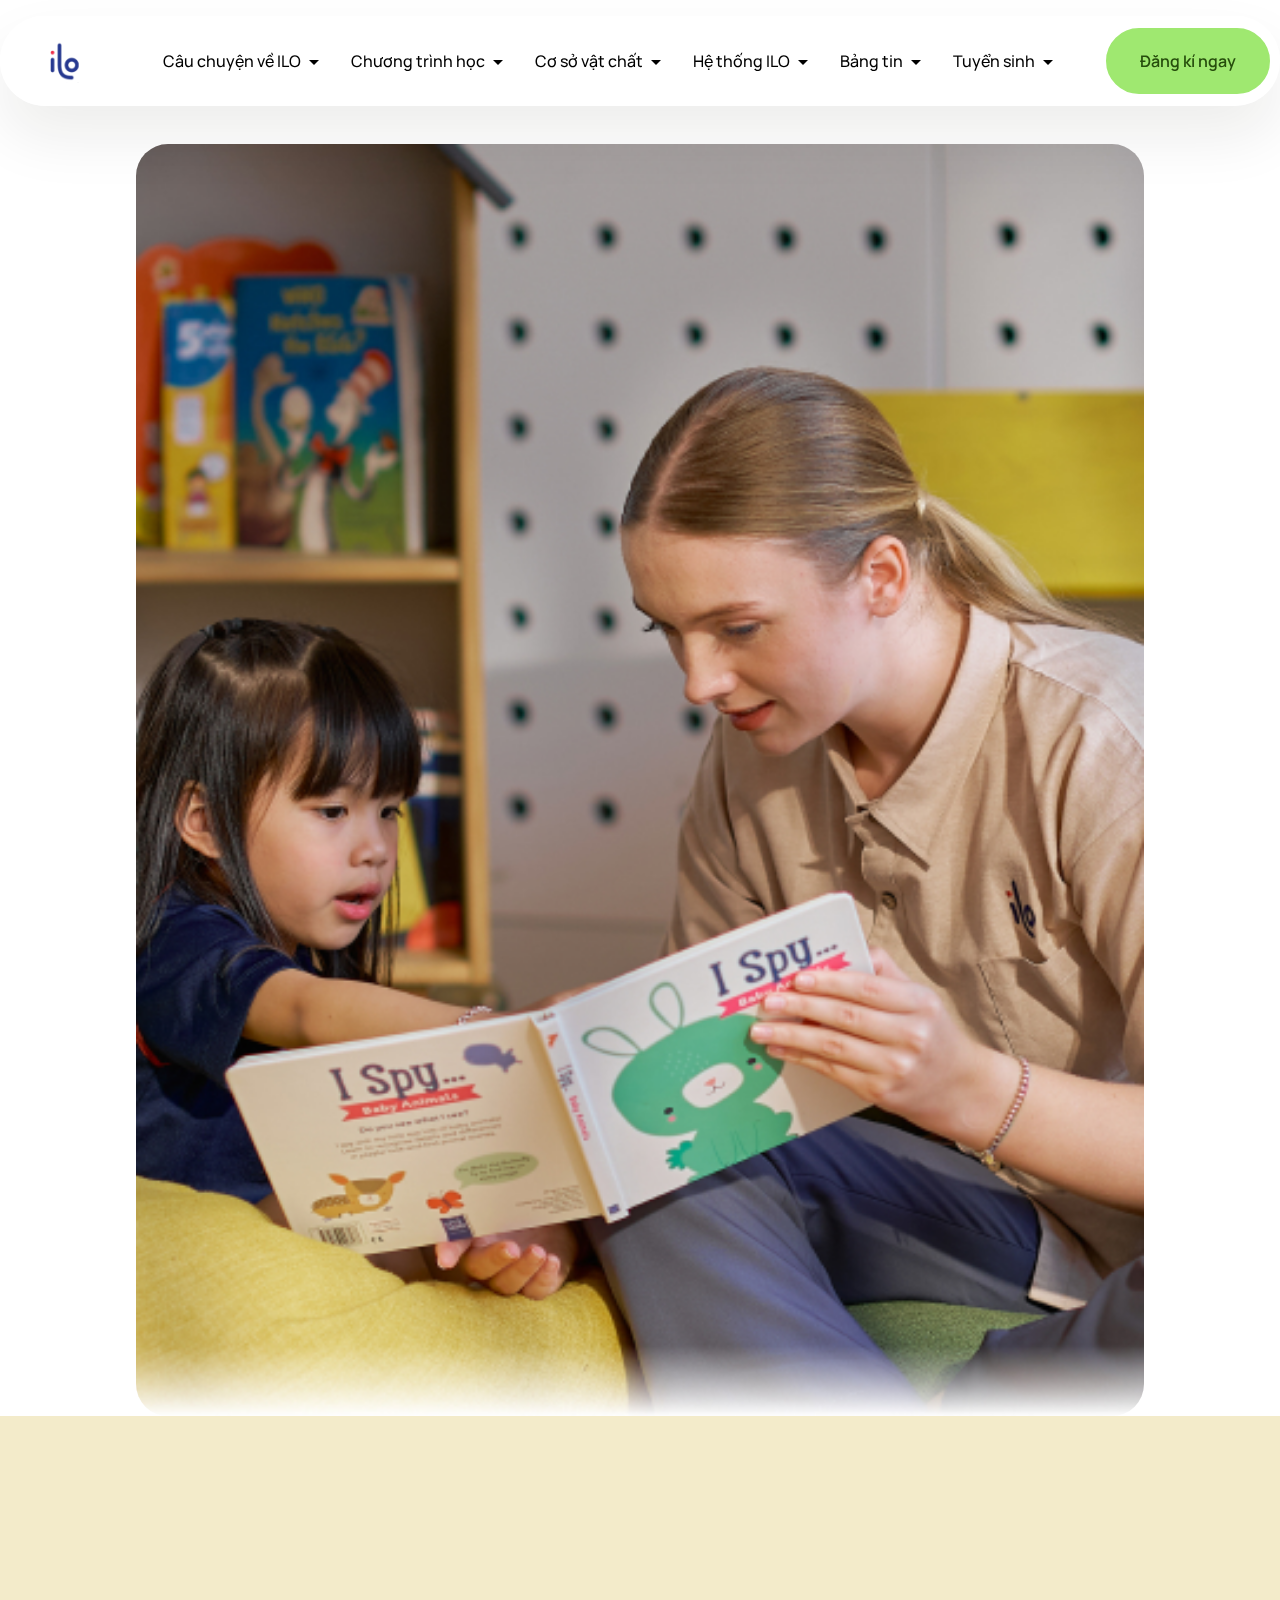
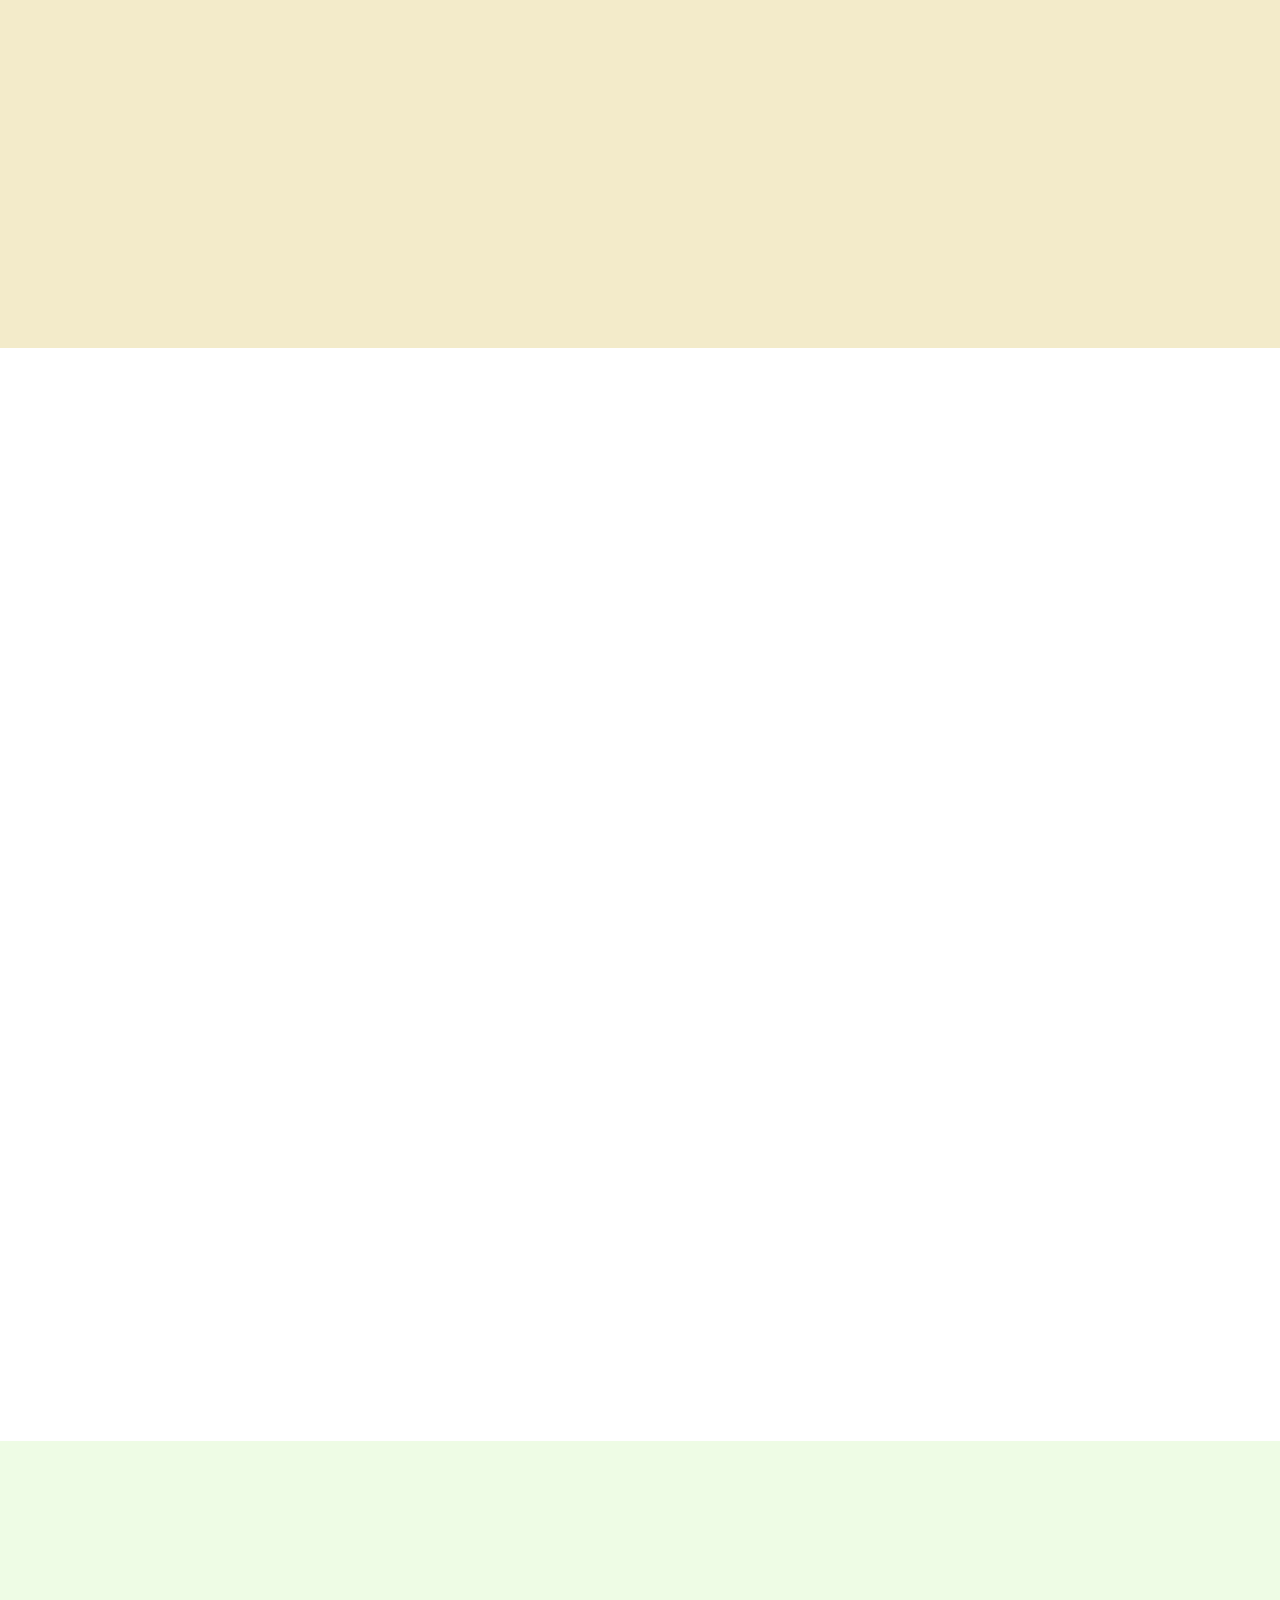
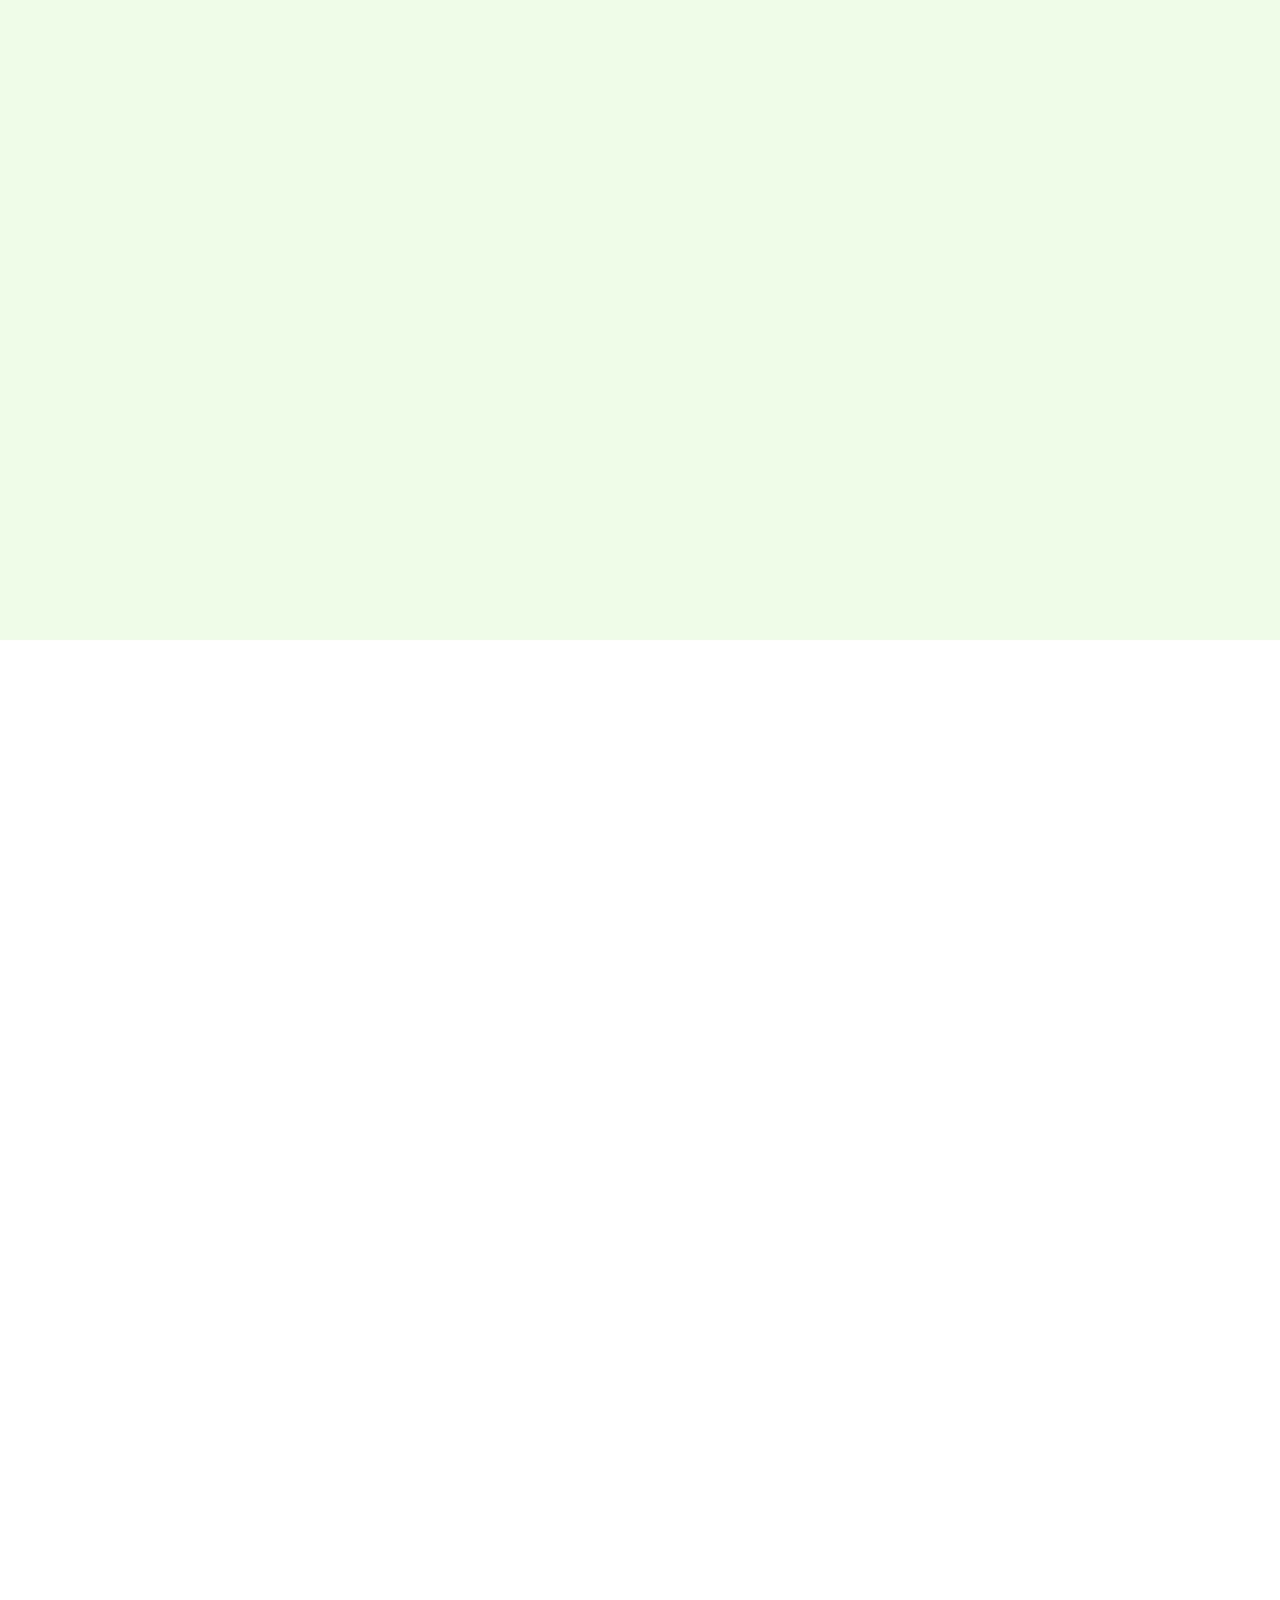
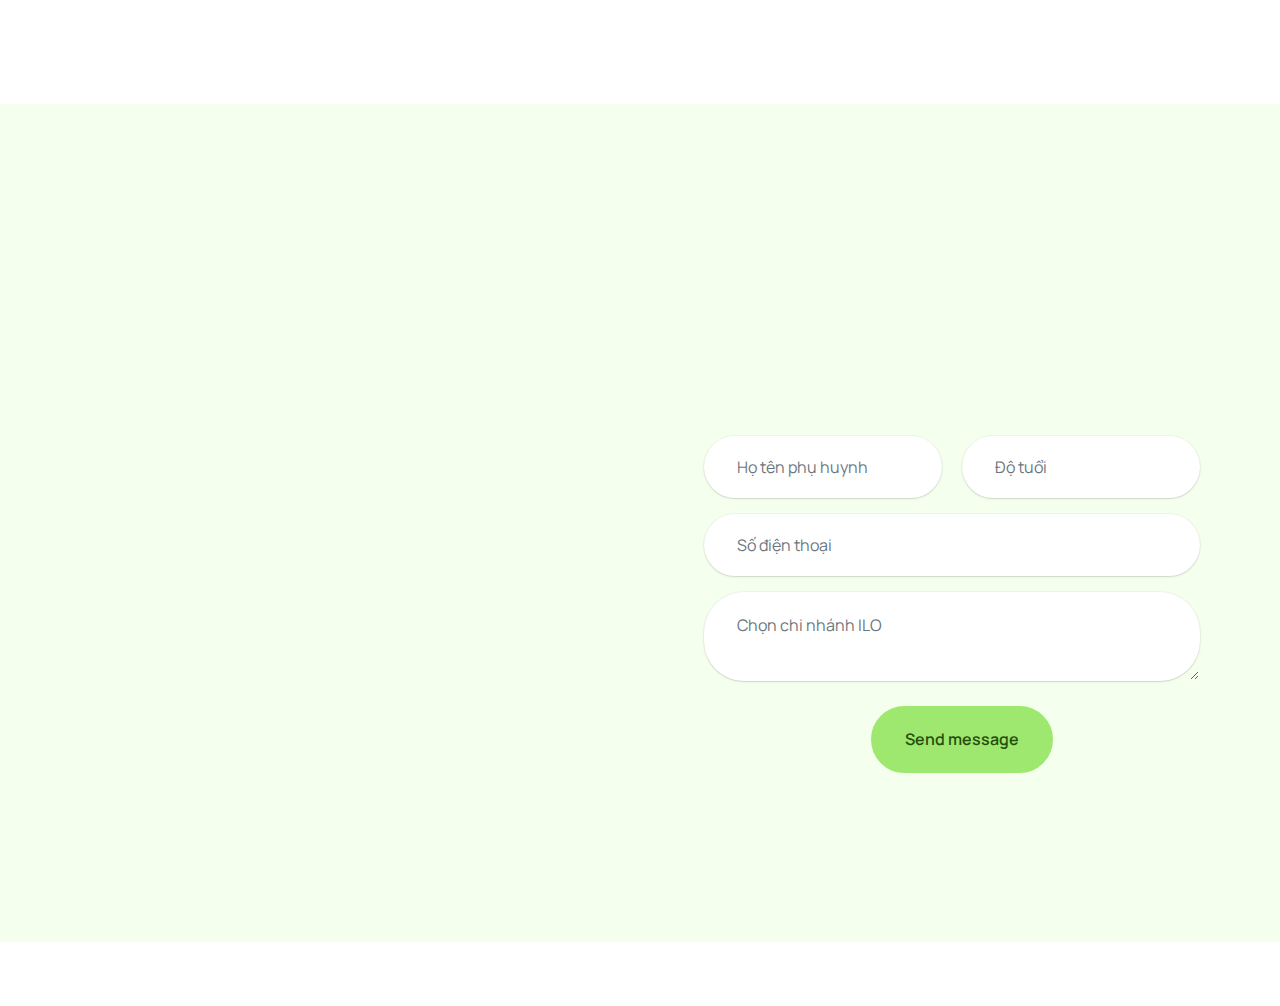
<file: Web ILO/index.html>
<!DOCTYPE html>
<html  >
<head>
  <!-- Site made with Mobirise Website Builder v5.9.18, https://mobirise.com -->
  <meta charset="UTF-8">
  <meta http-equiv="X-UA-Compatible" content="IE=edge">
  <meta name="generator" content="Mobirise v5.9.18, mobirise.com">
  <meta name="viewport" content="width=device-width, initial-scale=1, minimum-scale=1">
  <link rel="shortcut icon" href="assets/images/cropped-logo-ilo-1-192x192.png" type="image/x-icon">
  <meta name="description" content="">
  
  
  <title>Home</title>
  <link rel="stylesheet" href="assets/web/assets/mobirise-icons2/mobirise2.css">
  <link rel="stylesheet" href="assets/bootstrap/css/bootstrap.min.css">
  <link rel="stylesheet" href="assets/bootstrap/css/bootstrap-grid.min.css">
  <link rel="stylesheet" href="assets/bootstrap/css/bootstrap-reboot.min.css">
  <link rel="stylesheet" href="assets/animatecss/animate.css">
  <link rel="stylesheet" href="assets/dropdown/css/style.css">
  <link rel="stylesheet" href="assets/socicon/css/styles.css">
  <link rel="stylesheet" href="assets/theme/css/style.css">
  <link rel="preload" href="https://fonts.googleapis.com/css?family=Zen+Antique:400&display=swap" as="style" onload="this.onload=null;this.rel='stylesheet'">
  <noscript><link rel="stylesheet" href="https://fonts.googleapis.com/css?family=Zen+Antique:400&display=swap"></noscript>
  <link rel="preload" href="https://fonts.googleapis.com/css?family=Manrope:200,300,400,500,600,700,800&display=swap" as="style" onload="this.onload=null;this.rel='stylesheet'">
  <noscript><link rel="stylesheet" href="https://fonts.googleapis.com/css?family=Manrope:200,300,400,500,600,700,800&display=swap"></noscript>
  <link rel="preload" as="style" href="assets/mobirise/css/mbr-additional.css?v=IS6sHk"><link rel="stylesheet" href="assets/mobirise/css/mbr-additional.css?v=IS6sHk" type="text/css">

  
  
  
</head>
<body>
  
  <section data-bs-version="5.1" class="menu menu1 cid-tJGsCG1vVL" once="menu" id="menu01-1">
	

	<nav class="navbar navbar-dropdown navbar-fixed-top navbar-expand-lg">
		<div class="container">
			<div class="navbar-brand">
				<span class="navbar-logo">
					<a href="https://mobiri.se">
						<img src="assets/images/cropped-logo-ilo-1-192x192.png" alt="Mobirise Website Builder" style="height: 2.7rem;">
					</a>
				</span>
				
			</div>
			<button class="navbar-toggler" type="button" data-toggle="collapse" data-bs-toggle="collapse" data-target="#navbarSupportedContent" data-bs-target="#navbarSupportedContent" aria-controls="navbarNavAltMarkup" aria-expanded="false" aria-label="Toggle navigation">
				<div class="hamburger">
					<span></span>
					<span></span>
					<span></span>
					<span></span>
				</div>
			</button>
			<div class="collapse navbar-collapse" id="navbarSupportedContent">
				<ul class="navbar-nav nav-dropdown" data-app-modern-menu="true"><li class="nav-item dropdown">
						<a class="nav-link link dropdown-toggle text-success display-7" href="index.html#features04-3" data-toggle="dropdown-submenu" data-bs-toggle="dropdown" data-bs-auto-close="outside" aria-expanded="false">Câu chuyện về ILO</a><div class="dropdown-menu" aria-labelledby="dropdown-414"><a class="dropdown-item text-success display-7" href="index.html#features04-3">Khám phá ILO</a><a class="dropdown-item text-success display-7" href="index.html#features04-3">Tầm nhìn &amp; Sứ mệnh</a><a class="dropdown-item text-success display-7" href="index.html#features04-3">Giá trị cốt lõi</a><a class="dropdown-item text-success display-7" href="index.html#features04-3">Vì sao chọn ILO</a></div>
					</li><li class="nav-item dropdown"><a class="nav-link link dropdown-toggle text-success display-7" href="index.html#features04-3" data-toggle="dropdown-submenu" data-bs-toggle="dropdown" data-bs-auto-close="outside" aria-expanded="true">Chương trình học</a><div class="dropdown-menu" aria-labelledby="dropdown-906"><a class="dropdown-item text-success display-7" href="index.html#features04-3">Tinh hoa giáo dục phần lan</a><a class="dropdown-item text-success display-7" href="index.html#features04-3">Khung chương trình</a><a class="dropdown-item text-success display-7" href="index.html#features04-3">Đội ngũ giáo viên</a><a class="dropdown-item text-success display-7" href="index.html#features04-3">Một ngày ở ILO</a></div></li><li class="nav-item dropdown"><a class="nav-link link dropdown-toggle text-success display-7" href="index.html#features04-3" data-toggle="dropdown-submenu" data-bs-toggle="dropdown" data-bs-auto-close="outside" aria-expanded="false">Cơ sở vật chất</a><div class="dropdown-menu" aria-labelledby="dropdown-228"><a class="dropdown-item text-success display-7" href="index.html#features04-3">Phòng học</a><a class="dropdown-item text-success display-7" href="index.html#features04-3">Sân chơi</a><a class="dropdown-item text-success display-7" href="index.html#features04-3">Phòng ăn</a><a class="dropdown-item text-success display-7" href="index.html#features04-3">Phòng tưởng tượng</a><a class="dropdown-item text-success display-7" href="index.html#features04-3">Thư viện</a></div></li>
					<li class="nav-item dropdown">
						<a class="nav-link link dropdown-toggle text-success display-7" href="index.html#features04-5" aria-expanded="false" data-toggle="dropdown-submenu" data-bs-toggle="dropdown" data-bs-auto-close="outside">Hệ thống ILO</a><div class="dropdown-menu" aria-labelledby="dropdown-976"><a class="dropdown-item text-success display-7" href="index.html#features04-5">ILO Gò Vấp</a><a class="dropdown-item text-success display-7" href="index.html#features04-5">ILO Tân Định</a><a class="dropdown-item text-success display-7" href="index.html#features04-5">ILO Tân Phú</a><a class="dropdown-item text-success display-7" href="index.html#features04-5">ILO Nam Sài Gòn</a><a class="dropdown-item text-success display-7" href="index.html#features04-5">ILO Bình Dương</a></div>
					</li><li class="nav-item dropdown"><a class="nav-link link dropdown-toggle text-success display-7" href="index.html#features04-5" data-toggle="dropdown-submenu" data-bs-toggle="dropdown" data-bs-auto-close="outside" aria-expanded="false">Bảng tin</a><div class="dropdown-menu" aria-labelledby="dropdown-971"><a class="dropdown-item text-success display-7" href="index.html#features04-5">Cùng con trưởng thành</a><a class="dropdown-item text-success display-7" href="index.html#features04-5">Sự kiện</a><a class="dropdown-item text-success display-7" href="index.html#features04-5">Hoạt động vui học</a><a class="dropdown-item text-success display-7" href="index.html#features04-5">Tin tức</a><a class="dropdown-item text-success display-7" href="index.html#features04-5">Mutimedia</a></div></li><li class="nav-item dropdown"><a class="nav-link link text-success dropdown-toggle display-7" href="index.html#features04-5" data-toggle="dropdown-submenu" data-bs-toggle="dropdown" data-bs-auto-close="outside">Tuyển sinh</a><div class="dropdown-menu" data-bs-popper="none" aria-labelledby="dropdown-478"><a class="text-success dropdown-item display-7" href="index.html#features04-5">Lịch học</a><a class="text-success dropdown-item display-7" href="index.html#features04-5">Học bổng</a></div></li></ul>
				
				<div class="navbar-buttons mbr-section-btn"><a class="btn btn-info display-7" href="index.html#form02-0">Đăng kí ngay</a></div>
			</div>
		</div>
	</nav>
</section>

<section data-bs-version="5.1" class="image3 cid-uiMoWPTQky" id="image3-7">
    

    
    

    <div class="container">
        <div class="row justify-content-center">
            <div class="col-12 col-lg-10">
                <div class="image-wrapper">
                    <img src="assets/images/hero-banner-2-mb-2.jpg" alt="Mobirise Website Builder">
                    
                </div>
            </div>
        </div>
    </div>
</section>

<section data-bs-version="5.1" class="contacts4 cid-uiMq1Lvnlf" id="contacts4-8">

    

    
    

    <div class="container">
        <div class="row align-items-center justify-content-center">
            <div class="text-content col-12 col-md-6">
                <h2 class="mbr-section-title mbr-fonts-style display-5">
                    <strong>Tinh hoa giáo dục phần lan</strong></h2>
                <p class="mbr-text mbr-fonts-style display-7">Phần Lan là quốc gia hàng đầu thế giới về chương trình giáo dục tiến bộ và khơi gợi tình yêu, niềm say mê học tập trọn đời ở học sinh. Một trong những điểm nổi bật của phương pháp giáo mầm non của Phần Lan là học qua chơi (Play-based learning) giúp bé tiếp thu kiến thức tự nhiên thông qua những trò chơi cá nhân hoặc tập thể. Đồng thời, các kỹ năng mềm (giao tiếp, sáng tạo, phản biện, hợp tác) và trí tuệ cũng phát triển tốt hơn khi con được tạo điều kiện vui chơi thỏa thích.
<br>
<br>Giáo dục Phần Lan đề cao sự tôn trọng cá nhân. Mỗi học sinh là một bản thể độc lập, chủ động lựa chọn và được tôn trọng với quyết định của mình. Bên cạnh đó, con được truyền cảm hứng về lối sống lành mạnh, tình yêu thiên nhiên và tinh thần sẻ chia với mọi người. Để từ đó, con không chỉ phát triển IQ mà cả SQ, EQ, CQ; từng bước trưởng thành, mạnh mẽ và tự tin trong cuộc sống.</p>
            </div>
            <div class="icons d-flex align-items-center col-12 col-md-6 justify-content-end mt-md-0 mt-2 flex-wrap">
                <a href="https://twitter.com/mobirise" target="_blank">
                    <span class="mbr-iconfont mbr-iconfont-social mobi-mbri-alert mobi-mbri" style="color: rgb(0, 0, 0); fill: rgb(0, 0, 0);"></span>
                </a>
                
                
                
                
                
                
                
                
                
            </div>
        </div>
    </div>
    
</section>

<section data-bs-version="5.1" class="start article2 cid-uiMsRb5khn" id="article02-d">
	

	
	

	<div class="container">
		<div class="row justify-content-center">
			<div class="col-12 col-md-12 col-lg-7 image-wrapper">
				<img class="w-100" src="assets/images/do-tuoi.jpg" alt="Mobirise Website Builder">
			</div>
			<div class="col-12 col-md-12 col-lg">
				<div class="text-wrapper align-left">
					<h1 class="mbr-section-title mbr-fonts-style mb-4 display-5">
						<strong>Khung chương trình</strong></h1>
					<p><strong>Độ tuổi:</strong></p><p>Lớp Foxes (18 tháng – 24 tháng)
<br>Lớp Bear (24 tháng – 36 tháng)
<br>Lớp Seals (3 – 4 tuổi)
<br>Lớp Owls (4 – 5 tuổi)
<br>Lớp Squirrels (5 -6 tuổi)</p><p><strong>Chương trình khung</strong></p><p>ILO do tổ chức giáo dục ILA sáng lập và vận hành. Tại trường Mầm non song ngữ ILO Preschool, chương trình học của bé được cập nhật hàng tuần, hàng tháng theo gợi ý từ chuyên gia đầu ngành thuộc Tổ chức Giáo dục HEI Phần Lan. Bên cạnh phương pháp Play-based learning, hệ thống mầm non quốc tế ILO Preschool kết hợp thêm các phương pháp giáo dục tiêu biểu cho học sinh mầm non như Project-based learning và Theme-based learning để giúp con tiếp thu kiến thức tự nhiên với đầy hứng thú.</p><p><strong>Tiếp cận Đa ngôn ngữ</strong></p><p>Độ tuổi mầm non được xem là “thời điểm vàng” để con tiếp xúc với các ngôn ngữ khác nhau. Giáo dục đa ngôn ngữ mang lại rất nhiều lợi ích cho con như phát triển tư duy sáng tạo, trí thông minh và bồi dưỡng trí tuệ cảm xúc.
<br>
<br>Chúng tôi đem đến chương trình tiếp cận kiến thức và phát triển kỹ năng bằng 3 ngôn ngữ Anh – Việt – Hoa. Được lồng ghép trong các môn toán, khoa học, nghệ thuật và âm nhạc, ngôn ngữ trở nên gần gũi trong hoạt động thường nhật của con.
<br>
<br>Chúng tôi không đơn thuần chỉ dạy ngôn ngữ mà tạo nên môi trường để con va chạm và tiếp nhận tự nhiên. Bằng cách này, tình yêu ngôn ngữ nơi con sẽ từng ngày được nuôi dưỡng và phát triển.</p><p><strong>Chương trình Tiền tiểu học</strong></p><p>Tại ILO Preschool, chương trình tiền tiểu học tập trung các kỹ năng mềm, toán học và ngôn ngữ giúp con chuẩn bị tâm lý, khả năng tự lập để làm quen môi trường mới. Từ ngôi trường giáo dục hạnh phúc, con được trang bị những kiến thức và kỹ năng quan trọng để nổi trội và tự tin bước vào tiểu học.</p><p><strong>Chương trình ngoại khóa</strong></p><p>Bên cạnh các lớp học chính, Mầm non song ngữ ILO Preschool tổ chức các lớp ngoại khóa với đa dạng môn học khác nhau yoga, dance sport, toán tư duy… Các lớp học ngoại khóa ECA (Extracurricular Activities) không những tạo cơ hội cho con khám phá nhiều kiến thức hữu ích mà còn giúp con tìm thấy sở thích riêng và bộc lộ tài năng ngay từ khi còn nhỏ. Đây chính là một bước đệm để con có thể nuôi dưỡng đam mê và tự tin tỏa sáng trong tương lai.</p><p><strong>Thời khóa biểu mẫu</strong></p><p>Mỗi ngày tại ILO Preschool con sẽ học và chơi thông qua rất nhiều hoạt động thú vị bên cạnh thời gian nghỉ ngơi và ăn uống lành mạnh. Đây là thời gian biểu một ngày tại ILO Preschool, ba mẹ có thể tham khảo để đưa ra lựa chọn phù hợp cho con.<strong><br></strong></p><p></p>
					
				</div>
			</div>
		</div>
	</div>
</section>

<section data-bs-version="5.1" class="timeline02 cid-uiMyoGtY7X" id="timeline02-n">
  
  <div class="container">
    <div class="row justify-content-center">
      <div class="col-12 mb-5 content-head">
        <h3 class="mbr-section-title mbr-fonts-style align-center mb-0 display-2"><strong>Đội ngũ giáo viên</strong></h3>
        
      </div>
    </div>
    
    <div class="row justify-content-center item features-without-image active">
      <div class="col-12 col-lg">
        
        
        <p class="mbr-text mbr-fonts-style mt-0 display-7">
          Tại ILO Preschool, đội ngũ giáo viên được tuyển chọn với tiêu chí cao nhất về năng lực chuyên môn, kỹ năng mềm và sự chuyên nghiệp, đồng thời trải qua các chương trình đào tạo bài bản từ các chuyên gia giáo dục trong và ngoài nước. Các giáo viên tiếp tục quá trình bồi dưỡng nghiệp vụ thông qua các khóa học, nghiệm thu quá trình học tập qua các tiết dạy trên lớp để duy trì chứng chỉ giảng dạy. Quan trọng nhất là đội ngũ giáo viên, nhân viên nhà trường phải trải qua các lớp tập huấn nhằm nắm rõ nhu cầu, tâm sinh lý của các bé ở độ tuổi mầm non để theo sát, hướng dẫn con trong quá trình học tập và phát triển cá nhân.
        </p>
      </div>
      <div class="col-md-12 col-lg-8 item-wrapper">
        <div class="image-wrapper mb-5">
          <img src="assets/images/teachers-img.jpg" alt="Mobirise Website Builder" data-slide-to="1" data-bs-slide-to="1">
        </div>
      </div>
    </div>
  </div>
</section>

<section data-bs-version="5.1" class="image03 cid-uiMz2PW0C3" id="image04-o">
    

    <div class="image-block m-auto">
        <img src="assets/images/schedule-particles-4.png" alt="Mobirise">
        
    </div>
</section>

<section data-bs-version="5.1" class="video04 cid-uiMzSpvf2C" id="video04-p">
    
    
    <div class="container">
        <div class="mbr-section-head mb-5">
            <h4 class="mbr-section-title mbr-fonts-style mb-0 mt-0 display-2"><strong>Một ngày tại Mầm non song ngữ ILO</strong></h4>
            <h5 class="mbr-section-subtitle mbr-fonts-style mt-4 display-7">Chào ngày mới ở ILO Preschool bằng yêu thương và những cái ôm trìu mến. Con sẽ bắt đầu học hỏi, vui chơi và khám phá trong không gian ngập tràn ánh nắng. Mỗi ngày ở ILO là một ngày con hạnh phúc.
<div>
</div><div>Và đây là một ngày tuyệt vời ở ngôi trường ILO!</div></h5>
        </div>
        <div class="row justify-content-center">
            <div class="col-12 col-md-12 video-block">
                <div class="video-wrapper"><iframe class="mbr-embedded-video" src="https://www.youtube.com/embed/So3ISERLZrw?rel=0&amp;amp;mute=1&amp;showinfo=0&amp;autoplay=1&amp;loop=1&amp;playlist=So3ISERLZrw" width="1280" height="720" frameborder="0" allowfullscreen></iframe></div>
                
            </div>
        </div>
    </div>
</section>

<section data-bs-version="5.1" class="form03 cid-uiMARWJPUw" id="form03-q">
    

    

    <div class="container">
        <div class="row justify-content-center">
            <div class="col-12 col-lg item-wrapper">
                <div class="mbr-section-head mb-5">
                    <h3 class="mbr-section-title mbr-fonts-style align-center mb-0 display-2"><strong>Đăng ký cho con
</strong><div><strong>học tại ILO</strong></div></h3>
                    
                </div>
                <div class="col-lg-12 mx-auto mbr-form" data-form-type="formoid">
                    <form action="https://mobirise.eu/" method="POST" class="mbr-form form-with-styler" data-form-title="Form Name"><input type="hidden" name="email" data-form-email="true" value="rBlgo8K/MqlCNdtc6e7IBTjwxC6mQ/mw0wOVj52sffipKWQzVeeZZRcpmJr1hSjbkbwEd7Dmq+RD+LFE2Mo4QIQnitNJWBdEfy5kbZlMM+Dj+brm68npgxMDLNmWV+Ns">
                        <div class="row">
                            <div hidden="hidden" data-form-alert="" class="alert alert-success col-12">Thanks for filling out the form!</div>
                            <div hidden="hidden" data-form-alert-danger="" class="alert alert-danger col-12">
                                Oops...! some problem!
                            </div>
                        </div>
                        <div class="dragArea row">
                            <div class="col-md col-sm-12 form-group mb-3 mb-3" data-for="name">
                                <input type="text" name="name" placeholder="Độ tuổi" data-form-field="name" class="form-control" value="" id="name-form03-q">
                            </div>
                            <div class="col-md col-sm-12 form-group mb-3 mb-3" data-for="email">
                                <input type="email" name="email" placeholder="Họ tên phụ huynh" data-form-field="email" class="form-control" value="" id="email-form03-q">
                            </div>
                            <div class="col-12 form-group mb-3 mb-3" data-for="phone">
                                <input type="tel" name="phone" placeholder="Số điện thoại" data-form-field="phone" class="form-control" value="" id="phone-form03-q">
                            </div>
                            <div class="col-12 form-group mb-3 mb-3" data-for="textarea">
                                <textarea name="textarea" placeholder="Chọn chi nhánh ILO" data-form-field="textarea" class="form-control" id="textarea-form03-q"></textarea>
                            </div>
                            <div class="col-lg-12 col-md-12 col-sm-12 align-center mbr-section-btn"><button type="submit" class="btn btn-info display-7">
                                    Send message
                                </button></div>
                        </div>
                    </form>
                </div>


            </div>
            <div class="col-12 col-lg-6">
                <div class="image-wrapper">
                    <img class="w-100" src="assets/images/mau-dang-ky.jpg" alt="Mobirise Website Builder">
                </div>
            </div>

        </div>
    </div>
</section><section class="display-7" style="padding: 0;align-items: center;justify-content: center;flex-wrap: wrap;    align-content: center;display: flex;position: relative;height: 4rem;"><a href="https://mobiri.se/3320040" style="flex: 1 1;height: 4rem;position: absolute;width: 100%;z-index: 1;"><img alt="" style="height: 4rem;" src="[data-uri]"></a><p style="margin: 0;text-align: center;" class="display-7">&#8204;</p><a style="z-index:1" href="https://mobirise.com/builder/ai-website-builder.html">Free AI Website Builder</a></section><script src="assets/bootstrap/js/bootstrap.bundle.min.js"></script>  <script src="assets/smoothscroll/smooth-scroll.js"></script>  <script src="assets/ytplayer/index.js"></script>  <script src="assets/dropdown/js/navbar-dropdown.js"></script>  <script src="assets/sociallikes/social-likes.js"></script>  <script src="assets/theme/js/script.js"></script>  <script src="assets/formoid/formoid.min.js"></script>  
  
  
  <input name="animation" type="hidden">
  </body>
</html>
</file>
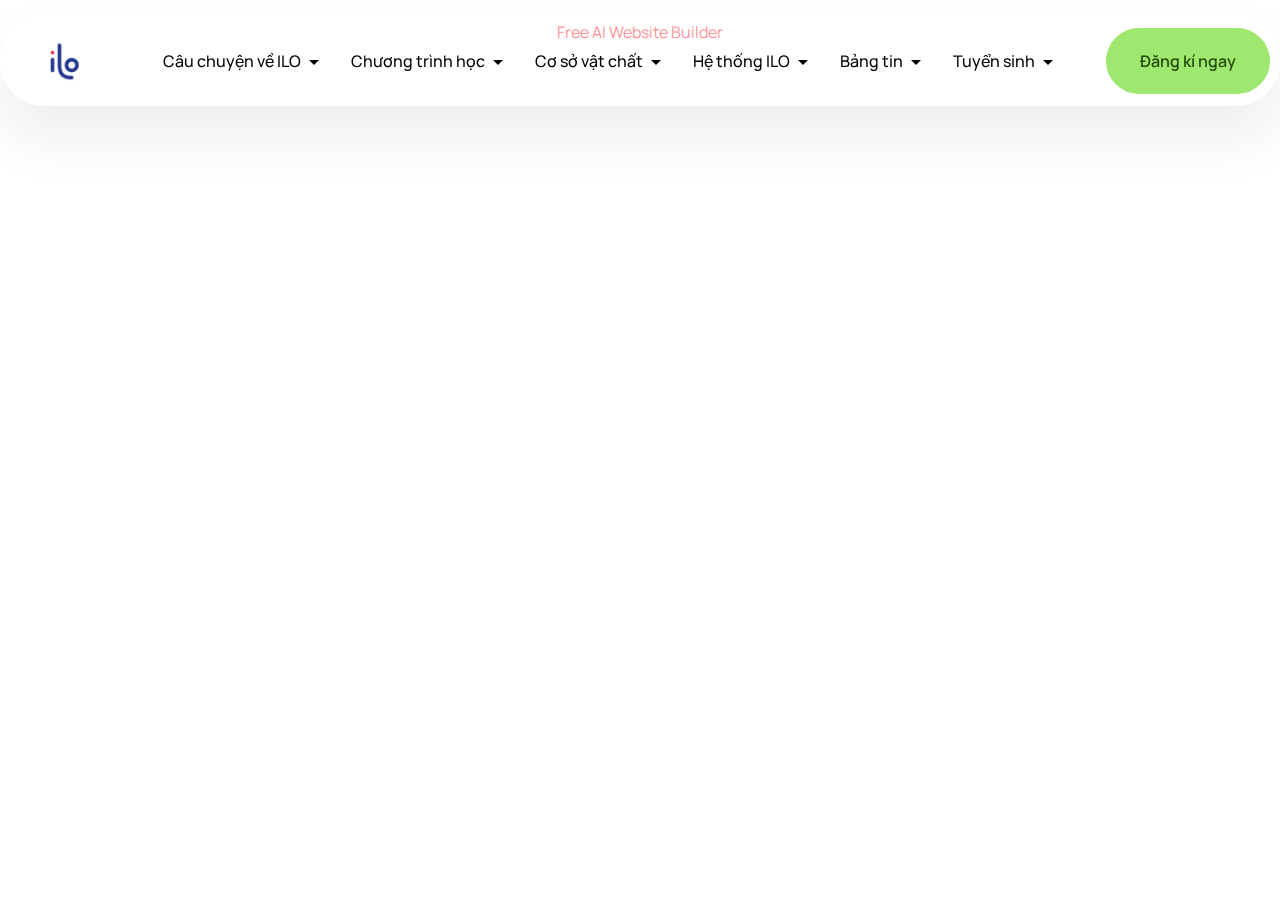
<file: Web ILO/page1.html>
<!DOCTYPE html>
<html  >
<head>
  <!-- Site made with Mobirise Website Builder v5.9.18, https://mobirise.com -->
  <meta charset="UTF-8">
  <meta http-equiv="X-UA-Compatible" content="IE=edge">
  <meta name="generator" content="Mobirise v5.9.18, mobirise.com">
  <meta name="viewport" content="width=device-width, initial-scale=1, minimum-scale=1">
  <link rel="shortcut icon" href="assets/images/cropped-logo-ilo-1-192x192.png" type="image/x-icon">
  <meta name="description" content="">
  
  
  <title>Page 1</title>
  <link rel="stylesheet" href="assets/web/assets/mobirise-icons2/mobirise2.css">
  <link rel="stylesheet" href="assets/bootstrap/css/bootstrap.min.css">
  <link rel="stylesheet" href="assets/bootstrap/css/bootstrap-grid.min.css">
  <link rel="stylesheet" href="assets/bootstrap/css/bootstrap-reboot.min.css">
  <link rel="stylesheet" href="assets/animatecss/animate.css">
  <link rel="stylesheet" href="assets/dropdown/css/style.css">
  <link rel="stylesheet" href="assets/theme/css/style.css">
  <link rel="preload" href="https://fonts.googleapis.com/css?family=Zen+Antique:400&display=swap" as="style" onload="this.onload=null;this.rel='stylesheet'">
  <noscript><link rel="stylesheet" href="https://fonts.googleapis.com/css?family=Zen+Antique:400&display=swap"></noscript>
  <link rel="preload" href="https://fonts.googleapis.com/css?family=Manrope:200,300,400,500,600,700,800&display=swap" as="style" onload="this.onload=null;this.rel='stylesheet'">
  <noscript><link rel="stylesheet" href="https://fonts.googleapis.com/css?family=Manrope:200,300,400,500,600,700,800&display=swap"></noscript>
  <link rel="preload" as="style" href="assets/mobirise/css/mbr-additional.css?v=R1nRI5"><link rel="stylesheet" href="assets/mobirise/css/mbr-additional.css?v=R1nRI5" type="text/css">

  
  
  
</head>
<body>
  
  <section data-bs-version="5.1" class="menu menu1 cid-tJGsCG1vVL" once="menu" id="menu01-i">
	

	<nav class="navbar navbar-dropdown navbar-fixed-top navbar-expand-lg">
		<div class="container">
			<div class="navbar-brand">
				<span class="navbar-logo">
					<a href="https://mobiri.se">
						<img src="assets/images/cropped-logo-ilo-1-192x192.png" alt="Mobirise Website Builder" style="height: 2.7rem;">
					</a>
				</span>
				
			</div>
			<button class="navbar-toggler" type="button" data-toggle="collapse" data-bs-toggle="collapse" data-target="#navbarSupportedContent" data-bs-target="#navbarSupportedContent" aria-controls="navbarNavAltMarkup" aria-expanded="false" aria-label="Toggle navigation">
				<div class="hamburger">
					<span></span>
					<span></span>
					<span></span>
					<span></span>
				</div>
			</button>
			<div class="collapse navbar-collapse" id="navbarSupportedContent">
				<ul class="navbar-nav nav-dropdown" data-app-modern-menu="true"><li class="nav-item dropdown">
						<a class="nav-link link dropdown-toggle text-success display-7" href="index.html#features04-3" data-toggle="dropdown-submenu" data-bs-toggle="dropdown" data-bs-auto-close="outside" aria-expanded="false">Câu chuyện về ILO</a><div class="dropdown-menu" aria-labelledby="dropdown-414"><a class="dropdown-item text-success display-7" href="index.html#features04-3">Khám phá ILO</a><a class="dropdown-item text-success display-7" href="index.html#features04-3">Tầm nhìn &amp; Sứ mệnh</a><a class="dropdown-item text-success display-7" href="index.html#features04-3">Giá trị cốt lõi</a><a class="dropdown-item text-success display-7" href="index.html#features04-3">Vì sao chọn ILO</a></div>
					</li><li class="nav-item dropdown open"><a class="nav-link link dropdown-toggle text-success display-7" href="index.html#features04-3" data-toggle="dropdown-submenu" data-bs-toggle="dropdown" data-bs-auto-close="outside" aria-expanded="true">Chương trình học</a><div class="dropdown-menu" aria-labelledby="dropdown-906"><a class="dropdown-item text-success display-7" href="index.html#features04-3">Tinh hoa giáo dục phần lan</a><a class="dropdown-item text-success display-7" href="index.html#features04-3">Khung chương trình</a><a class="dropdown-item text-success display-7" href="index.html#features04-3">Đội ngũ giáo viên</a><a class="dropdown-item text-success display-7" href="index.html#features04-3">Một ngày ở ILO</a></div></li><li class="nav-item dropdown"><a class="nav-link link dropdown-toggle text-success display-7" href="index.html#features04-3" data-toggle="dropdown-submenu" data-bs-toggle="dropdown" data-bs-auto-close="outside" aria-expanded="false">Cơ sở vật chất</a><div class="dropdown-menu" aria-labelledby="dropdown-228"><a class="dropdown-item text-success display-7" href="index.html#features04-3">Phòng học</a><a class="dropdown-item text-success display-7" href="index.html#features04-3">Sân chơi</a><a class="dropdown-item text-success display-7" href="index.html#features04-3">Phòng ăn</a><a class="dropdown-item text-success display-7" href="index.html#features04-3">Phòng tưởng tượng</a><a class="dropdown-item text-success display-7" href="index.html#features04-3">Thư viện</a></div></li>
					<li class="nav-item dropdown">
						<a class="nav-link link dropdown-toggle text-success display-7" href="index.html#features04-5" aria-expanded="false" data-toggle="dropdown-submenu" data-bs-toggle="dropdown" data-bs-auto-close="outside">Hệ thống ILO</a><div class="dropdown-menu" aria-labelledby="dropdown-976"><a class="dropdown-item text-success display-7" href="index.html#features04-5">ILO Gò Vấp</a><a class="dropdown-item text-success display-7" href="index.html#features04-5">ILO Tân Định</a><a class="dropdown-item text-success display-7" href="index.html#features04-5">ILO Tân Phú</a><a class="dropdown-item text-success display-7" href="index.html#features04-5">ILO Nam Sài Gòn</a><a class="dropdown-item text-success display-7" href="index.html#features04-5">ILO Bình Dương</a></div>
					</li><li class="nav-item dropdown"><a class="nav-link link dropdown-toggle text-success display-7" href="index.html#features04-5" data-toggle="dropdown-submenu" data-bs-toggle="dropdown" data-bs-auto-close="outside" aria-expanded="false">Bảng tin</a><div class="dropdown-menu" aria-labelledby="dropdown-971"><a class="dropdown-item text-success display-7" href="index.html#features04-5">Cùng con trưởng thành</a><a class="dropdown-item text-success display-7" href="index.html#features04-5">Sự kiện</a><a class="dropdown-item text-success display-7" href="index.html#features04-5">Hoạt động vui học</a><a class="dropdown-item text-success display-7" href="index.html#features04-5">Tin tức</a><a class="dropdown-item text-success display-7" href="index.html#features04-5">Mutimedia</a></div></li><li class="nav-item dropdown"><a class="nav-link link text-success dropdown-toggle display-7" href="index.html#features04-5" data-toggle="dropdown-submenu" data-bs-toggle="dropdown" data-bs-auto-close="outside">Tuyển sinh</a><div class="dropdown-menu" data-bs-popper="none" aria-labelledby="dropdown-478"><a class="text-success dropdown-item display-7" href="index.html#features04-5">Lịch học</a><a class="text-success dropdown-item display-7" href="index.html#features04-5">Học bổng</a></div></li></ul>
				
				<div class="navbar-buttons mbr-section-btn"><a class="btn btn-info display-7" href="index.html#form02-0">Đăng kí ngay</a></div>
			</div>
		</div>
	</nav>
</section><section class="display-7" style="padding: 0;align-items: center;justify-content: center;flex-wrap: wrap;    align-content: center;display: flex;position: relative;height: 4rem;"><a href="https://mobiri.se/3320040" style="flex: 1 1;height: 4rem;position: absolute;width: 100%;z-index: 1;"><img alt="" style="height: 4rem;" src="[data-uri]"></a><p style="margin: 0;text-align: center;" class="display-7">&#8204;</p><a style="z-index:1" href="https://mobirise.com/builder/ai-website-builder.html">Free AI Website Builder</a></section><script src="assets/bootstrap/js/bootstrap.bundle.min.js"></script>  <script src="assets/smoothscroll/smooth-scroll.js"></script>  <script src="assets/ytplayer/index.js"></script>  <script src="assets/dropdown/js/navbar-dropdown.js"></script>  <script src="assets/theme/js/script.js"></script>  
  
  
  <input name="animation" type="hidden">
  </body>
</html>
</file>
<file: Web ILO/assets/web/assets/mobirise-icons2/mobirise2.css>
@font-face {
  font-family: 'Moririse2';
  font-display: swap;
  src:  url('mobirise2.eot?f2bix4');
  src:  url('mobirise2.eot?f2bix4#iefix') format('embedded-opentype'),
    url('mobirise2.ttf?f2bix4') format('truetype'),
    url('mobirise2.woff?f2bix4') format('woff'),
    url('mobirise2.svg?f2bix4#mobirise2') format('svg');
  font-weight: normal;
  font-style: normal;
}

[class^="mobi-"], [class*=" mobi-"] {
  /* use !important to prevent issues with browser extensions that change fonts */
  font-family: 'Moririse2' !important;
  speak: none;
  font-style: normal;
  font-weight: normal;
  font-variant: normal;
  text-transform: none;
  line-height: 1;

  /* Better Font Rendering =========== */
  -webkit-font-smoothing: antialiased;
  -moz-osx-font-smoothing: grayscale;
}

.mobi-mbri-add-submenu:before {
  content: "\e900";
}
.mobi-mbri-alert:before {
  content: "\e901";
}
.mobi-mbri-align-center:before {
  content: "\e902";
}
.mobi-mbri-align-justify:before {
  content: "\e903";
}
.mobi-mbri-align-left:before {
  content: "\e904";
}
.mobi-mbri-align-right:before {
  content: "\e905";
}
.mobi-mbri-android:before {
  content: "\e906";
}
.mobi-mbri-apple:before {
  content: "\e907";
}
.mobi-mbri-arrow-down:before {
  content: "\e908";
}
.mobi-mbri-arrow-next:before {
  content: "\e909";
}
.mobi-mbri-arrow-prev:before {
  content: "\e90a";
}
.mobi-mbri-arrow-up:before {
  content: "\e90b";
}
.mobi-mbri-bold:before {
  content: "\e90c";
}
.mobi-mbri-bookmark:before {
  content: "\e90d";
}
.mobi-mbri-bootstrap:before {
  content: "\e90e";
}
.mobi-mbri-briefcase:before {
  content: "\e90f";
}
.mobi-mbri-browse:before {
  content: "\e910";
}
.mobi-mbri-bulleted-list:before {
  content: "\e911";
}
.mobi-mbri-calendar:before {
  content: "\e912";
}
.mobi-mbri-camera:before {
  content: "\e913";
}
.mobi-mbri-cart-add:before {
  content: "\e914";
}
.mobi-mbri-cart-full:before {
  content: "\e915";
}
.mobi-mbri-cash:before {
  content: "\e916";
}
.mobi-mbri-change-style:before {
  content: "\e917";
}
.mobi-mbri-chat:before {
  content: "\e918";
}
.mobi-mbri-clock:before {
  content: "\e919";
}
.mobi-mbri-close:before {
  content: "\e91a";
}
.mobi-mbri-cloud:before {
  content: "\e91b";
}
.mobi-mbri-code:before {
  content: "\e91c";
}
.mobi-mbri-contact-form:before {
  content: "\e91d";
}
.mobi-mbri-credit-card:before {
  content: "\e91e";
}
.mobi-mbri-cursor-click:before {
  content: "\e91f";
}
.mobi-mbri-cust-feedback:before {
  content: "\e920";
}
.mobi-mbri-database:before {
  content: "\e921";
}
.mobi-mbri-delivery:before {
  content: "\e922";
}
.mobi-mbri-desktop:before {
  content: "\e923";
}
.mobi-mbri-devices:before {
  content: "\e924";
}
.mobi-mbri-down:before {
  content: "\e925";
}
.mobi-mbri-download-2:before {
  content: "\e926";
}
.mobi-mbri-download:before {
  content: "\e927";
}
.mobi-mbri-drag-n-drop-2:before {
  content: "\e928";
}
.mobi-mbri-drag-n-drop:before {
  content: "\e929";
}
.mobi-mbri-edit-2:before {
  content: "\e92a";
}
.mobi-mbri-edit:before {
  content: "\e92b";
}
.mobi-mbri-error:before {
  content: "\e92c";
}
.mobi-mbri-extension:before {
  content: "\e92d";
}
.mobi-mbri-features:before {
  content: "\e92e";
}
.mobi-mbri-file:before {
  content: "\e92f";
}
.mobi-mbri-flag:before {
  content: "\e930";
}
.mobi-mbri-folder:before {
  content: "\e931";
}
.mobi-mbri-gift:before {
  content: "\e932";
}
.mobi-mbri-github:before {
  content: "\e933";
}
.mobi-mbri-globe-2:before {
  content: "\e934";
}
.mobi-mbri-globe:before {
  content: "\e935";
}
.mobi-mbri-growing-chart:before {
  content: "\e936";
}
.mobi-mbri-hearth:before {
  content: "\e937";
}
.mobi-mbri-help:before {
  content: "\e938";
}
.mobi-mbri-home:before {
  content: "\e939";
}
.mobi-mbri-hot-cup:before {
  content: "\e93a";
}
.mobi-mbri-idea:before {
  content: "\e93b";
}
.mobi-mbri-image-gallery:before {
  content: "\e93c";
}
.mobi-mbri-image-slider:before {
  content: "\e93d";
}
.mobi-mbri-info:before {
  content: "\e93e";
}
.mobi-mbri-italic:before {
  content: "\e93f";
}
.mobi-mbri-key:before {
  content: "\e940";
}
.mobi-mbri-laptop:before {
  content: "\e941";
}
.mobi-mbri-layers:before {
  content: "\e942";
}
.mobi-mbri-left-right:before {
  content: "\e943";
}
.mobi-mbri-left:before {
  content: "\e944";
}
.mobi-mbri-letter:before {
  content: "\e945";
}
.mobi-mbri-like:before {
  content: "\e946";
}
.mobi-mbri-link:before {
  content: "\e947";
}
.mobi-mbri-lock:before {
  content: "\e948";
}
.mobi-mbri-login:before {
  content: "\e949";
}
.mobi-mbri-logout:before {
  content: "\e94a";
}
.mobi-mbri-magic-stick:before {
  content: "\e94b";
}
.mobi-mbri-map-pin:before {
  content: "\e94c";
}
.mobi-mbri-menu:before {
  content: "\e94d";
}
.mobi-mbri-mobile-2:before {
  content: "\e94e";
}
.mobi-mbri-mobile-horizontal:before {
  content: "\e94f";
}
.mobi-mbri-mobile:before {
  content: "\e950";
}
.mobi-mbri-mobirise:before {
  content: "\e951";
}
.mobi-mbri-more-horizontal:before {
  content: "\e952";
}
.mobi-mbri-more-vertical:before {
  content: "\e953";
}
.mobi-mbri-music:before {
  content: "\e954";
}
.mobi-mbri-new-file:before {
  content: "\e955";
}
.mobi-mbri-numbered-list:before {
  content: "\e956";
}
.mobi-mbri-opened-folder:before {
  content: "\e957";
}
.mobi-mbri-pages:before {
  content: "\e958";
}
.mobi-mbri-paper-plane:before {
  content: "\e959";
}
.mobi-mbri-paperclip:before {
  content: "\e95a";
}
.mobi-mbri-phone:before {
  content: "\e95b";
}
.mobi-mbri-photo:before {
  content: "\e95c";
}
.mobi-mbri-photos:before {
  content: "\e95d";
}
.mobi-mbri-pin:before {
  content: "\e95e";
}
.mobi-mbri-play:before {
  content: "\e95f";
}
.mobi-mbri-plus:before {
  content: "\e960";
}
.mobi-mbri-preview:before {
  content: "\e961";
}
.mobi-mbri-print:before {
  content: "\e962";
}
.mobi-mbri-protect:before {
  content: "\e963";
}
.mobi-mbri-question:before {
  content: "\e964";
}
.mobi-mbri-quote-left:before {
  content: "\e965";
}
.mobi-mbri-quote-right:before {
  content: "\e966";
}
.mobi-mbri-redo:before {
  content: "\e967";
}
.mobi-mbri-refresh:before {
  content: "\e968";
}
.mobi-mbri-responsive-2:before {
  content: "\e969";
}
.mobi-mbri-responsive:before {
  content: "\e96a";
}
.mobi-mbri-right:before {
  content: "\e96b";
}
.mobi-mbri-rocket:before {
  content: "\e96c";
}
.mobi-mbri-sad-face:before {
  content: "\e96d";
}
.mobi-mbri-sale:before {
  content: "\e96e";
}
.mobi-mbri-save:before {
  content: "\e96f";
}
.mobi-mbri-search:before {
  content: "\e970";
}
.mobi-mbri-setting-2:before {
  content: "\e971";
}
.mobi-mbri-setting-3:before {
  content: "\e972";
}
.mobi-mbri-setting:before {
  content: "\e973";
}
.mobi-mbri-share:before {
  content: "\e974";
}
.mobi-mbri-shopping-bag:before {
  content: "\e975";
}
.mobi-mbri-shopping-basket:before {
  content: "\e976";
}
.mobi-mbri-shopping-cart:before {
  content: "\e977";
}
.mobi-mbri-sites:before {
  content: "\e978";
}
.mobi-mbri-smile-face:before {
  content: "\e979";
}
.mobi-mbri-speed:before {
  content: "\e97a";
}
.mobi-mbri-star:before {
  content: "\e97b";
}
.mobi-mbri-success:before {
  content: "\e97c";
}
.mobi-mbri-sun:before {
  content: "\e97d";
}
.mobi-mbri-sun2:before {
  content: "\e97e";
}
.mobi-mbri-tablet-vertical:before {
  content: "\e97f";
}
.mobi-mbri-tablet:before {
  content: "\e980";
}
.mobi-mbri-target:before {
  content: "\e981";
}
.mobi-mbri-timer:before {
  content: "\e982";
}
.mobi-mbri-to-ftp:before {
  content: "\e983";
}
.mobi-mbri-to-local-drive:before {
  content: "\e984";
}
.mobi-mbri-touch-swipe:before {
  content: "\e985";
}
.mobi-mbri-touch:before {
  content: "\e986";
}
.mobi-mbri-trash:before {
  content: "\e987";
}
.mobi-mbri-underline:before {
  content: "\e988";
}
.mobi-mbri-undo:before {
  content: "\e989";
}
.mobi-mbri-unlink:before {
  content: "\e98a";
}
.mobi-mbri-unlock:before {
  content: "\e98b";
}
.mobi-mbri-up-down:before {
  content: "\e98c";
}
.mobi-mbri-up:before {
  content: "\e98d";
}
.mobi-mbri-update:before {
  content: "\e98e";
}
.mobi-mbri-upload-2:before {
  content: "\e98f";
}
.mobi-mbri-upload:before {
  content: "\e990";
}
.mobi-mbri-user-2:before {
  content: "\e991";
}
.mobi-mbri-user:before {
  content: "\e992";
}
.mobi-mbri-users:before {
  content: "\e993";
}
.mobi-mbri-video-play:before {
  content: "\e994";
}
.mobi-mbri-video:before {
  content: "\e995";
}
.mobi-mbri-watch:before {
  content: "\e996";
}
.mobi-mbri-website-theme-2:before {
  content: "\e997";
}
.mobi-mbri-website-theme:before {
  content: "\e998";
}
.mobi-mbri-wifi:before {
  content: "\e999";
}
.mobi-mbri-windows:before {
  content: "\e99a";
}
.mobi-mbri-zoom-in:before {
  content: "\e99b";
}
.mobi-mbri-zoom-out:before {
  content: "\e99c";
}
</file>
<file: Web ILO/assets/dropdown/css/style.css>
.navbar-dropdown {
  left: 0;
  padding: 0;
  position: absolute;
  right: 0;
  top: 0;
  transition: all 0.45s ease;
  z-index: 1030;
  background: #282828; }
  .navbar-dropdown .navbar-logo {
    margin-right: 0.8rem;
    transition: margin 0.3s ease-in-out;
    vertical-align: middle; }
    .navbar-dropdown .navbar-logo img {
      height: 3.125rem;
      transition: all 0.3s ease-in-out; }
    .navbar-dropdown .navbar-logo.mbr-iconfont {
      font-size: 3.125rem;
      line-height: 3.125rem; }
  .navbar-dropdown .navbar-caption {
    font-weight: 700;
    white-space: normal;
    vertical-align: -4px;
    line-height: 3.125rem !important; }
    .navbar-dropdown .navbar-caption, .navbar-dropdown .navbar-caption:hover {
      color: inherit;
      text-decoration: none; }
  .navbar-dropdown .mbr-iconfont + .navbar-caption {
    vertical-align: -1px; }
  .navbar-dropdown.navbar-fixed-top {
    position: fixed; }
  .navbar-dropdown .navbar-brand span {
    vertical-align: -4px; }
  .navbar-dropdown.bg-color.transparent {
    background: none; }
  .navbar-dropdown.navbar-short .navbar-brand {
    padding: 0.625rem 0; }
    .navbar-dropdown.navbar-short .navbar-brand span {
      vertical-align: -1px; }
  .navbar-dropdown.navbar-short .navbar-caption {
    line-height: 2.375rem !important;
    vertical-align: -2px; }
  .navbar-dropdown.navbar-short .navbar-logo {
    margin-right: 0.5rem; }
    .navbar-dropdown.navbar-short .navbar-logo img {
      height: 2.375rem; }
    .navbar-dropdown.navbar-short .navbar-logo.mbr-iconfont {
      font-size: 2.375rem;
      line-height: 2.375rem; }
  .navbar-dropdown.navbar-short .mbr-table-cell {
    height: 3.625rem; }
  .navbar-dropdown .navbar-close {
    left: 0.6875rem;
    position: fixed;
    top: 0.75rem;
    z-index: 1000; }
  .navbar-dropdown .hamburger-icon {
    content: "";
    display: inline-block;
    vertical-align: middle;
    width: 16px;
    -webkit-box-shadow: 0 -6px 0 1px #282828,0 0 0 1px #282828,0 6px 0 1px #282828;
    -moz-box-shadow: 0 -6px 0 1px #282828,0 0 0 1px #282828,0 6px 0 1px #282828;
    box-shadow: 0 -6px 0 1px #282828,0 0 0 1px #282828,0 6px 0 1px #282828; }

.dropdown-menu .dropdown-toggle[data-toggle="dropdown-submenu"]::after {
  border-bottom: 0.35em solid transparent;
  border-left: 0.35em solid;
  border-right: 0;
  border-top: 0.35em solid transparent;
  margin-left: 0.3rem; }

.dropdown-menu .dropdown-item:focus {
  outline: 0; }

.nav-dropdown {
  font-size: 0.75rem;
  font-weight: 500;
  height: auto !important; }
  .nav-dropdown .nav-btn {
    padding-left: 1rem; }
  .nav-dropdown .link {
    margin: .667em 1.667em;
    font-weight: 500;
    padding: 0;
    transition: color .2s ease-in-out; }
    .nav-dropdown .link.dropdown-toggle {
      margin-right: 2.583em; }
      .nav-dropdown .link.dropdown-toggle::after {
        margin-left: .25rem;
        border-top: 0.35em solid;
        border-right: 0.35em solid transparent;
        border-left: 0.35em solid transparent;
        border-bottom: 0; }
      .nav-dropdown .link.dropdown-toggle[aria-expanded="true"] {
        margin: 0;
        padding: 0.667em 3.263em  0.667em 1.667em; }
  .nav-dropdown .link::after,
  .nav-dropdown .dropdown-item::after {
    color: inherit; }
  .nav-dropdown .btn {
    font-size: 0.75rem;
    font-weight: 700;
    letter-spacing: 0;
    margin-bottom: 0;
    padding-left: 1.25rem;
    padding-right: 1.25rem; }
  .nav-dropdown .dropdown-menu {
    border-radius: 0;
    border: 0;
    left: 0;
    margin: 0;
    padding-bottom: 1.25rem;
    padding-top: 1.25rem;
    position: relative; }
  .nav-dropdown .dropdown-submenu {
    margin-left: 0.125rem;
    top: 0; }
  .nav-dropdown .dropdown-item {
    font-weight: 500;
    line-height: 2;
    padding: 0.3846em 4.615em 0.3846em 1.5385em;
    position: relative;
    transition: color .2s ease-in-out, background-color .2s ease-in-out; }
    .nav-dropdown .dropdown-item::after {
      margin-top: -0.3077em;
      position: absolute;
      right: 1.1538em;
      top: 50%; }
    .nav-dropdown .dropdown-item:focus, .nav-dropdown .dropdown-item:hover {
      background: none; }

@media (max-width: 767px) {
  .nav-dropdown.navbar-toggleable-sm {
    bottom: 0;
    display: none;
    left: 0;
    overflow-x: hidden;
    position: fixed;
    top: 0;
    transform: translateX(-100%);
    -ms-transform: translateX(-100%);
    -webkit-transform: translateX(-100%);
    width: 18.75rem;
    z-index: 999; } }
.nav-dropdown.navbar-toggleable-xl {
  bottom: 0;
  display: none;
  left: 0;
  overflow-x: hidden;
  position: fixed;
  top: 0;
  transform: translateX(-100%);
  -ms-transform: translateX(-100%);
  -webkit-transform: translateX(-100%);
  width: 18.75rem;
  z-index: 999; }

.nav-dropdown-sm {
  display: block !important;
  overflow-x: hidden;
  overflow: auto;
  padding-top: 3.875rem; }
  .nav-dropdown-sm::after {
    content: "";
    display: block;
    height: 3rem;
    width: 100%; }
  .nav-dropdown-sm.collapse.in ~ .navbar-close {
    display: block !important; }
  .nav-dropdown-sm.collapsing, .nav-dropdown-sm.collapse.in {
    transform: translateX(0);
    -ms-transform: translateX(0);
    -webkit-transform: translateX(0);
    transition: all 0.25s ease-out;
    -webkit-transition: all 0.25s ease-out;
    background: #282828; }
  .nav-dropdown-sm.collapsing[aria-expanded="false"] {
    transform: translateX(-100%);
    -ms-transform: translateX(-100%);
    -webkit-transform: translateX(-100%); }
  .nav-dropdown-sm .nav-item {
    display: block;
    margin-left: 0 !important;
    padding-left: 0; }
  .nav-dropdown-sm .link,
  .nav-dropdown-sm .dropdown-item {
    border-top: 1px dotted rgba(255, 255, 255, 0.1);
    font-size: 0.8125rem;
    line-height: 1.6;
    margin: 0 !important;
    padding: 0.875rem 2.4rem 0.875rem 1.5625rem !important;
    position: relative;
    white-space: normal; }
    .nav-dropdown-sm .link:focus, .nav-dropdown-sm .link:hover,
    .nav-dropdown-sm .dropdown-item:focus,
    .nav-dropdown-sm .dropdown-item:hover {
      background: rgba(0, 0, 0, 0.2) !important;
      color: #c0a375; }
  .nav-dropdown-sm .nav-btn {
    position: relative;
    padding: 1.5625rem 1.5625rem 0 1.5625rem; }
    .nav-dropdown-sm .nav-btn::before {
      border-top: 1px dotted rgba(255, 255, 255, 0.1);
      content: "";
      left: 0;
      position: absolute;
      top: 0;
      width: 100%; }
    .nav-dropdown-sm .nav-btn + .nav-btn {
      padding-top: 0.625rem; }
      .nav-dropdown-sm .nav-btn + .nav-btn::before {
        display: none; }
  .nav-dropdown-sm .btn {
    padding: 0.625rem 0; }
  .nav-dropdown-sm .dropdown-toggle[data-toggle="dropdown-submenu"]::after {
    margin-left: .25rem;
    border-top: 0.35em solid;
    border-right: 0.35em solid transparent;
    border-left: 0.35em solid transparent;
    border-bottom: 0; }
  .nav-dropdown-sm .dropdown-toggle[data-toggle="dropdown-submenu"][aria-expanded="true"]::after {
    border-top: 0;
    border-right: 0.35em solid transparent;
    border-left: 0.35em solid transparent;
    border-bottom: 0.35em solid; }
  .nav-dropdown-sm .dropdown-menu {
    margin: 0;
    padding: 0;
    position: relative;
    top: 0;
    left: 0;
    width: 100%;
    border: 0;
    float: none;
    border-radius: 0;
    background: none; }
  .nav-dropdown-sm .dropdown-submenu {
    left: 100%;
    margin-left: 0.125rem;
    margin-top: -1.25rem;
    top: 0; }

.navbar-toggleable-sm .nav-dropdown .dropdown-menu {
  position: absolute; }

.navbar-toggleable-sm .nav-dropdown .dropdown-submenu {
  left: 100%;
  margin-left: 0.125rem;
  margin-top: -1.25rem;
  top: 0; }

.navbar-toggleable-sm.opened .nav-dropdown .dropdown-menu {
  position: relative; }

.navbar-toggleable-sm.opened .nav-dropdown .dropdown-submenu {
  left: 0;
  margin-left: 00rem;
  margin-top: 0rem;
  top: 0; }

.is-builder .nav-dropdown.collapsing {
  transition: none !important; }
</file>
<file: Web ILO/assets/socicon/css/styles.css>
@charset "UTF-8";

@font-face {
  font-family: 'Socicon';
  src:  url('../fonts/socicon.eot');
  src:  url('../fonts/socicon.eot?#iefix') format('embedded-opentype'),
    url('../fonts/socicon.woff2') format('woff2'),
    url('../fonts/socicon.ttf') format('truetype'),
    url('../fonts/socicon.woff') format('woff'),
    url('../fonts/socicon.svg#socicon') format('svg');
  font-weight: normal;
  font-style: normal;
  font-display: swap;
}

[data-icon]:before {
  font-family: "socicon" !important;
  content: attr(data-icon);
  font-style: normal !important;
  font-weight: normal !important;
  font-variant: normal !important;
  text-transform: none !important;
  speak: none;
  line-height: 1;
  -webkit-font-smoothing: antialiased;
  -moz-osx-font-smoothing: grayscale;
}

[class^="socicon-"], [class*=" socicon-"] {
  /* use !important to prevent issues with browser extensions that change fonts */
  font-family: 'Socicon' !important;
  speak: none;
  font-style: normal;
  font-weight: normal;
  font-variant: normal;
  text-transform: none;
  line-height: 1;

  /* Better Font Rendering =========== */
  -webkit-font-smoothing: antialiased;
  -moz-osx-font-smoothing: grayscale;
}

.socicon-500px:before {
  content: "\e000";
}
.socicon-8tracks:before {
  content: "\e001";
}
.socicon-airbnb:before {
  content: "\e002";
}
.socicon-alliance:before {
  content: "\e003";
}
.socicon-amazon:before {
  content: "\e004";
}
.socicon-amplement:before {
  content: "\e005";
}
.socicon-android:before {
  content: "\e006";
}
.socicon-angellist:before {
  content: "\e007";
}
.socicon-apple:before {
  content: "\e008";
}
.socicon-appnet:before {
  content: "\e009";
}
.socicon-baidu:before {
  content: "\e00a";
}
.socicon-bandcamp:before {
  content: "\e00b";
}
.socicon-battlenet:before {
  content: "\e00c";
}
.socicon-mixer:before {
  content: "\e00d";
}
.socicon-bebee:before {
  content: "\e00e";
}
.socicon-bebo:before {
  content: "\e00f";
}
.socicon-behance:before {
  content: "\e010";
}
.socicon-blizzard:before {
  content: "\e011";
}
.socicon-blogger:before {
  content: "\e012";
}
.socicon-buffer:before {
  content: "\e013";
}
.socicon-chrome:before {
  content: "\e014";
}
.socicon-coderwall:before {
  content: "\e015";
}
.socicon-curse:before {
  content: "\e016";
}
.socicon-dailymotion:before {
  content: "\e017";
}
.socicon-deezer:before {
  content: "\e018";
}
.socicon-delicious:before {
  content: "\e019";
}
.socicon-deviantart:before {
  content: "\e01a";
}
.socicon-diablo:before {
  content: "\e01b";
}
.socicon-digg:before {
  content: "\e01c";
}
.socicon-discord:before {
  content: "\e01d";
}
.socicon-disqus:before {
  content: "\e01e";
}
.socicon-douban:before {
  content: "\e01f";
}
.socicon-draugiem:before {
  content: "\e020";
}
.socicon-dribbble:before {
  content: "\e021";
}
.socicon-drupal:before {
  content: "\e022";
}
.socicon-ebay:before {
  content: "\e023";
}
.socicon-ello:before {
  content: "\e024";
}
.socicon-endomodo:before {
  content: "\e025";
}
.socicon-envato:before {
  content: "\e026";
}
.socicon-etsy:before {
  content: "\e027";
}
.socicon-facebook:before {
  content: "\e028";
}
.socicon-feedburner:before {
  content: "\e029";
}
.socicon-filmweb:before {
  content: "\e02a";
}
.socicon-firefox:before {
  content: "\e02b";
}
.socicon-flattr:before {
  content: "\e02c";
}
.socicon-flickr:before {
  content: "\e02d";
}
.socicon-formulr:before {
  content: "\e02e";
}
.socicon-forrst:before {
  content: "\e02f";
}
.socicon-foursquare:before {
  content: "\e030";
}
.socicon-friendfeed:before {
  content: "\e031";
}
.socicon-github:before {
  content: "\e032";
}
.socicon-goodreads:before {
  content: "\e033";
}
.socicon-google:before {
  content: "\e034";
}
.socicon-googlescholar:before {
  content: "\e035";
}
.socicon-googlegroups:before {
  content: "\e036";
}
.socicon-googlephotos:before {
  content: "\e037";
}
.socicon-googleplus:before {
  content: "\e038";
}
.socicon-grooveshark:before {
  content: "\e039";
}
.socicon-hackerrank:before {
  content: "\e03a";
}
.socicon-hearthstone:before {
  content: "\e03b";
}
.socicon-hellocoton:before {
  content: "\e03c";
}
.socicon-heroes:before {
  content: "\e03d";
}
.socicon-smashcast:before {
  content: "\e03e";
}
.socicon-horde:before {
  content: "\e03f";
}
.socicon-houzz:before {
  content: "\e040";
}
.socicon-icq:before {
  content: "\e041";
}
.socicon-identica:before {
  content: "\e042";
}
.socicon-imdb:before {
  content: "\e043";
}
.socicon-instagram:before {
  content: "\e044";
}
.socicon-issuu:before {
  content: "\e045";
}
.socicon-istock:before {
  content: "\e046";
}
.socicon-itunes:before {
  content: "\e047";
}
.socicon-keybase:before {
  content: "\e048";
}
.socicon-lanyrd:before {
  content: "\e049";
}
.socicon-lastfm:before {
  content: "\e04a";
}
.socicon-line:before {
  content: "\e04b";
}
.socicon-linkedin:before {
  content: "\e04c";
}
.socicon-livejournal:before {
  content: "\e04d";
}
.socicon-lyft:before {
  content: "\e04e";
}
.socicon-macos:before {
  content: "\e04f";
}
.socicon-mail:before {
  content: "\e050";
}
.socicon-medium:before {
  content: "\e051";
}
.socicon-meetup:before {
  content: "\e052";
}
.socicon-mixcloud:before {
  content: "\e053";
}
.socicon-modelmayhem:before {
  content: "\e054";
}
.socicon-mumble:before {
  content: "\e055";
}
.socicon-myspace:before {
  content: "\e056";
}
.socicon-newsvine:before {
  content: "\e057";
}
.socicon-nintendo:before {
  content: "\e058";
}
.socicon-npm:before {
  content: "\e059";
}
.socicon-odnoklassniki:before {
  content: "\e05a";
}
.socicon-openid:before {
  content: "\e05b";
}
.socicon-opera:before {
  content: "\e05c";
}
.socicon-outlook:before {
  content: "\e05d";
}
.socicon-overwatch:before {
  content: "\e05e";
}
.socicon-patreon:before {
  content: "\e05f";
}
.socicon-paypal:before {
  content: "\e060";
}
.socicon-periscope:before {
  content: "\e061";
}
.socicon-persona:before {
  content: "\e062";
}
.socicon-pinterest:before {
  content: "\e063";
}
.socicon-play:before {
  content: "\e064";
}
.socicon-player:before {
  content: "\e065";
}
.socicon-playstation:before {
  content: "\e066";
}
.socicon-pocket:before {
  content: "\e067";
}
.socicon-qq:before {
  content: "\e068";
}
.socicon-quora:before {
  content: "\e069";
}
.socicon-raidcall:before {
  content: "\e06a";
}
.socicon-ravelry:before {
  content: "\e06b";
}
.socicon-reddit:before {
  content: "\e06c";
}
.socicon-renren:before {
  content: "\e06d";
}
.socicon-researchgate:before {
  content: "\e06e";
}
.socicon-residentadvisor:before {
  content: "\e06f";
}
.socicon-reverbnation:before {
  content: "\e070";
}
.socicon-rss:before {
  content: "\e071";
}
.socicon-sharethis:before {
  content: "\e072";
}
.socicon-skype:before {
  content: "\e073";
}
.socicon-slideshare:before {
  content: "\e074";
}
.socicon-smugmug:before {
  content: "\e075";
}
.socicon-snapchat:before {
  content: "\e076";
}
.socicon-songkick:before {
  content: "\e077";
}
.socicon-soundcloud:before {
  content: "\e078";
}
.socicon-spotify:before {
  content: "\e079";
}
.socicon-stackexchange:before {
  content: "\e07a";
}
.socicon-stackoverflow:before {
  content: "\e07b";
}
.socicon-starcraft:before {
  content: "\e07c";
}
.socicon-stayfriends:before {
  content: "\e07d";
}
.socicon-steam:before {
  content: "\e07e";
}
.socicon-storehouse:before {
  content: "\e07f";
}
.socicon-strava:before {
  content: "\e080";
}
.socicon-streamjar:before {
  content: "\e081";
}
.socicon-stumbleupon:before {
  content: "\e082";
}
.socicon-swarm:before {
  content: "\e083";
}
.socicon-teamspeak:before {
  content: "\e084";
}
.socicon-teamviewer:before {
  content: "\e085";
}
.socicon-technorati:before {
  content: "\e086";
}
.socicon-telegram:before {
  content: "\e087";
}
.socicon-tripadvisor:before {
  content: "\e088";
}
.socicon-tripit:before {
  content: "\e089";
}
.socicon-triplej:before {
  content: "\e08a";
}
.socicon-tumblr:before {
  content: "\e08b";
}
.socicon-twitch:before {
  content: "\e08c";
}
.socicon-twitter:before {
  content: "\e08d";
}
.socicon-uber:before {
  content: "\e08e";
}
.socicon-ventrilo:before {
  content: "\e08f";
}
.socicon-viadeo:before {
  content: "\e090";
}
.socicon-viber:before {
  content: "\e091";
}
.socicon-viewbug:before {
  content: "\e092";
}
.socicon-vimeo:before {
  content: "\e093";
}
.socicon-vine:before {
  content: "\e094";
}
.socicon-vkontakte:before {
  content: "\e095";
}
.socicon-warcraft:before {
  content: "\e096";
}
.socicon-wechat:before {
  content: "\e097";
}
.socicon-weibo:before {
  content: "\e098";
}
.socicon-whatsapp:before {
  content: "\e099";
}
.socicon-wikipedia:before {
  content: "\e09a";
}
.socicon-windows:before {
  content: "\e09b";
}
.socicon-wordpress:before {
  content: "\e09c";
}
.socicon-wykop:before {
  content: "\e09d";
}
.socicon-xbox:before {
  content: "\e09e";
}
.socicon-xing:before {
  content: "\e09f";
}
.socicon-yahoo:before {
  content: "\e0a0";
}
.socicon-yammer:before {
  content: "\e0a1";
}
.socicon-yandex:before {
  content: "\e0a2";
}
.socicon-yelp:before {
  content: "\e0a3";
}
.socicon-younow:before {
  content: "\e0a4";
}
.socicon-youtube:before {
  content: "\e0a5";
}
.socicon-zapier:before {
  content: "\e0a6";
}
.socicon-zerply:before {
  content: "\e0a7";
}
.socicon-zomato:before {
  content: "\e0a8";
}
.socicon-zynga:before {
  content: "\e0a9";
}
.socicon-spreadshirt:before {
  content: "\e901";
}
.socicon-gamejolt:before {
  content: "\e902";
}
.socicon-trello:before {
  content: "\e903";
}
.socicon-tunein:before {
  content: "\e904";
}
.socicon-bloglovin:before {
  content: "\e905";
}
.socicon-gamewisp:before {
  content: "\e906";
}
.socicon-messenger:before {
  content: "\e907";
}
.socicon-pandora:before {
  content: "\e908";
}
.socicon-augment:before {
  content: "\e909";
}
.socicon-bitbucket:before {
  content: "\e90a";
}
.socicon-fyuse:before {
  content: "\e90b";
}
.socicon-yt-gaming:before {
  content: "\e90c";
}
.socicon-sketchfab:before {
  content: "\e90d";
}
.socicon-mobcrush:before {
  content: "\e90e";
}
.socicon-microsoft:before {
  content: "\e90f";
}
.socicon-realtor:before {
  content: "\e910";
}
.socicon-tidal:before {
  content: "\e911";
}
.socicon-qobuz:before {
  content: "\e912";
}
.socicon-natgeo:before {
  content: "\e913";
}
.socicon-mastodon:before {
  content: "\e914";
}
.socicon-unsplash:before {
  content: "\e915";
}
.socicon-homeadvisor:before {
  content: "\e916";
}
.socicon-angieslist:before {
  content: "\e917";
}
.socicon-codepen:before {
  content: "\e918";
}
.socicon-slack:before {
  content: "\e919";
}
.socicon-openaigym:before {
  content: "\e91a";
}
.socicon-logmein:before {
  content: "\e91b";
}
.socicon-fiverr:before {
  content: "\e91c";
}
.socicon-gotomeeting:before {
  content: "\e91d";
}
.socicon-aliexpress:before {
  content: "\e91e";
}
.socicon-guru:before {
  content: "\e91f";
}
.socicon-appstore:before {
  content: "\e920";
}
.socicon-homes:before {
  content: "\e921";
}
.socicon-zoom:before {
  content: "\e922";
}
.socicon-alibaba:before {
  content: "\e923";
}
.socicon-craigslist:before {
  content: "\e924";
}
.socicon-wix:before {
  content: "\e925";
}
.socicon-redfin:before {
  content: "\e926";
}
.socicon-googlecalendar:before {
  content: "\e927";
}
.socicon-shopify:before {
  content: "\e928";
}
.socicon-freelancer:before {
  content: "\e929";
}
.socicon-seedrs:before {
  content: "\e92a";
}
.socicon-bing:before {
  content: "\e92b";
}
.socicon-doodle:before {
  content: "\e92c";
}
.socicon-bonanza:before {
  content: "\e92d";
}
.socicon-squarespace:before {
  content: "\e92e";
}
.socicon-toptal:before {
  content: "\e92f";
}
.socicon-gust:before {
  content: "\e930";
}
.socicon-ask:before {
  content: "\e931";
}
.socicon-trulia:before {
  content: "\e932";
}
.socicon-loomly:before {
  content: "\e933";
}
.socicon-ghost:before {
  content: "\e934";
}
.socicon-upwork:before {
  content: "\e935";
}
.socicon-fundable:before {
  content: "\e936";
}
.socicon-booking:before {
  content: "\e937";
}
.socicon-googlemaps:before {
  content: "\e938";
}
.socicon-zillow:before {
  content: "\e939";
}
.socicon-niconico:before {
  content: "\e93a";
}
.socicon-toneden:before {
  content: "\e93b";
}
.socicon-crunchbase:before {
  content: "\e93c";
}
.socicon-homefy:before {
  content: "\e93d";
}
.socicon-calendly:before {
  content: "\e93e";
}
.socicon-livemaster:before {
  content: "\e93f";
}
.socicon-udemy:before {
  content: "\e940";
}
.socicon-codered:before {
  content: "\e941";
}
.socicon-origin:before {
  content: "\e942";
}
.socicon-nextdoor:before {
  content: "\e943";
}
.socicon-portfolio:before {
  content: "\e944";
}
.socicon-instructables:before {
  content: "\e945";
}
.socicon-gitlab:before {
  content: "\e946";
}
.socicon-hackernews:before {
  content: "\e947";
}
.socicon-smashwords:before {
  content: "\e948";
}
.socicon-kobo:before {
  content: "\e949";
}
.socicon-bookbub:before {
  content: "\e94a";
}
.socicon-mailru:before {
  content: "\e94b";
}
.socicon-moddb:before {
  content: "\e94c";
}
.socicon-indiedb:before {
  content: "\e94d";
}
.socicon-traxsource:before {
  content: "\e94e";
}
.socicon-gamefor:before {
  content: "\e94f";
}
.socicon-pixiv:before {
  content: "\e950";
}
.socicon-myanimelist:before {
  content: "\e951";
}
.socicon-blackberry:before {
  content: "\e952";
}
.socicon-wickr:before {
  content: "\e953";
}
.socicon-spip:before {
  content: "\e954";
}
.socicon-napster:before {
  content: "\e955";
}
.socicon-beatport:before {
  content: "\e956";
}
.socicon-hackerone:before {
  content: "\e957";
}
.socicon-internet:before {
  content: "\e958";
}
.socicon-ubuntu:before {
  content: "\e959";
}
.socicon-artstation:before {
  content: "\e95a";
}
.socicon-invision:before {
  content: "\e95b";
}
.socicon-torial:before {
  content: "\e95c";
}
.socicon-collectorz:before {
  content: "\e95d";
}
.socicon-seenthis:before {
  content: "\e95e";
}
.socicon-googleplaymusic:before {
  content: "\e95f";
}
.socicon-debian:before {
  content: "\e960";
}
.socicon-filmfreeway:before {
  content: "\e961";
}
.socicon-gnome:before {
  content: "\e962";
}
.socicon-itchio:before {
  content: "\e963";
}
.socicon-jamendo:before {
  content: "\e964";
}
.socicon-mix:before {
  content: "\e965";
}
.socicon-sharepoint:before {
  content: "\e966";
}
.socicon-tinder:before {
  content: "\e967";
}
.socicon-windguru:before {
  content: "\e968";
}
.socicon-cdbaby:before {
  content: "\e969";
}
.socicon-elementaryos:before {
  content: "\e96a";
}
.socicon-stage32:before {
  content: "\e96b";
}
.socicon-tiktok:before {
  content: "\e96c";
}
.socicon-gitter:before {
  content: "\e96d";
}
.socicon-letterboxd:before {
  content: "\e96e";
}
.socicon-threema:before {
  content: "\e96f";
}
.socicon-splice:before {
  content: "\e970";
}
.socicon-metapop:before {
  content: "\e971";
}
.socicon-naver:before {
  content: "\e972";
}
.socicon-remote:before {
  content: "\e973";
}
.socicon-flipboard:before {
  content: "\e974";
}
.socicon-googlehangouts:before {
  content: "\e975";
}
.socicon-dlive:before {
  content: "\e976";
}
.socicon-vsco:before {
  content: "\e977";
}
.socicon-stitcher:before {
  content: "\e978";
}
.socicon-avvo:before {
  content: "\e979";
}
.socicon-redbubble:before {
  content: "\e97a";
}
.socicon-society6:before {
  content: "\e97b";
}
.socicon-zazzle:before {
  content: "\e97c";
}
.socicon-eitaa:before {
  content: "\e97d";
}
.socicon-soroush:before {
  content: "\e97e";
}
.socicon-bale:before {
  content: "\e97f";
}
</file>
<file: Web ILO/assets/theme/css/style.css>
@charset "UTF-8";
section {
  background-color: #ffffff;
}

body {
  font-style: normal;
  line-height: 1.5;
  font-weight: 400;
  color: #232323;
  position: relative;
}

button {
  background-color: transparent;
  border-color: transparent;
}

.embla__button,
.carousel-control {
  background-color: #edefea !important;
  opacity: 0.8 !important;
  color: #464845 !important;
  border-color: #edefea !important;
}

.carousel .close,
.modalWindow .close {
  background-color: #edefea !important;
  color: #464845 !important;
  border-color: #edefea !important;
  opacity: 0.8 !important;
}

.carousel .close:hover,
.modalWindow .close:hover {
  opacity: 1 !important;
}

.carousel-indicators li {
  background-color: #edefea !important;
  border: 2px solid #464845 !important;
}

.carousel-indicators li:hover,
.carousel-indicators li:active {
  opacity: 0.8 !important;
}

.embla__button:hover,
.carousel-control:hover {
  background-color: #edefea !important;
  opacity: 1 !important;
}

.modalWindow-video-container {
  height: 80%;
}

section,
.container,
.container-fluid {
  position: relative;
  word-wrap: break-word;
}

a.mbr-iconfont:hover {
  text-decoration: none;
}

.article .lead p,
.article .lead ul,
.article .lead ol,
.article .lead pre,
.article .lead blockquote {
  margin-bottom: 0;
}

a {
  font-style: normal;
  font-weight: 400;
  cursor: pointer;
}
a, a:hover {
  text-decoration: none;
}

.mbr-section-title {
  font-style: normal;
  line-height: 1.3;
}

.mbr-section-subtitle {
  line-height: 1.3;
}

.mbr-text {
  font-style: normal;
  line-height: 1.7;
}

h1,
h2,
h3,
h4,
h5,
h6,
.display-1,
.display-2,
.display-4,
.display-5,
.display-7,
span,
p,
a {
  line-height: 1;
  word-break: break-word;
  word-wrap: break-word;
  font-weight: 400;
}

b,
strong {
  font-weight: bold;
}

input:-webkit-autofill, input:-webkit-autofill:hover, input:-webkit-autofill:focus, input:-webkit-autofill:active {
  transition-delay: 9999s;
  -webkit-transition-property: background-color, color;
  transition-property: background-color, color;
}

textarea[type=hidden] {
  display: none;
}

section {
  background-position: 50% 50%;
  background-repeat: no-repeat;
  background-size: cover;
}
section .mbr-background-video,
section .mbr-background-video-preview {
  position: absolute;
  bottom: 0;
  left: 0;
  right: 0;
  top: 0;
}

.hidden {
  visibility: hidden;
}

.mbr-z-index20 {
  z-index: 20;
}

/*! Base colors */
.mbr-white {
  color: #ffffff;
}

.mbr-black {
  color: #111111;
}

.mbr-bg-white {
  background-color: #ffffff;
}

.mbr-bg-black {
  background-color: #000000;
}

/*! Text-aligns */
.align-left {
  text-align: left;
}

.align-center {
  text-align: center;
}

.align-right {
  text-align: right;
}

/*! Font-weight  */
.mbr-light {
  font-weight: 300;
}

.mbr-regular {
  font-weight: 400;
}

.mbr-semibold {
  font-weight: 500;
}

.mbr-bold {
  font-weight: 700;
}

/*! Media  */
.media-content {
  flex-basis: 100%;
}

.media-container-row {
  display: flex;
  flex-direction: row;
  flex-wrap: wrap;
  justify-content: center;
  align-content: center;
  align-items: start;
}
.media-container-row .media-size-item {
  width: 400px;
}

.media-container-column {
  display: flex;
  flex-direction: column;
  flex-wrap: wrap;
  justify-content: center;
  align-content: center;
  align-items: stretch;
}
.media-container-column > * {
  width: 100%;
}

@media (min-width: 992px) {
  .media-container-row {
    flex-wrap: nowrap;
  }
}
figure {
  margin-bottom: 0;
  overflow: hidden;
}

figure[mbr-media-size] {
  transition: width 0.1s;
}

img,
iframe {
  display: block;
  width: 100%;
}

.card {
  background-color: transparent;
  border: none;
}

.card-box {
  width: 100%;
}

.card-img {
  text-align: center;
  flex-shrink: 0;
  -webkit-flex-shrink: 0;
}

.media {
  max-width: 100%;
  margin: 0 auto;
}

.mbr-figure {
  align-self: center;
}

.media-container > div {
  max-width: 100%;
}

.mbr-figure img,
.card-img img {
  width: 100%;
}

@media (max-width: 991px) {
  .media-size-item {
    width: auto !important;
  }
  .media {
    width: auto;
  }
  .mbr-figure {
    width: 100% !important;
  }
}
/*! Buttons */
.mbr-section-btn {
  margin-left: -0.6rem;
  margin-right: -0.6rem;
  font-size: 0;
}

.btn {
  font-weight: 600;
  border-width: 1px;
  font-style: normal;
  margin: 0.6rem 0.6rem;
  white-space: normal;
  transition: all 0.2s ease-in-out;
  display: inline-flex;
  align-items: center;
  justify-content: center;
  word-break: break-word;
}

.btn-sm {
  font-weight: 600;
  letter-spacing: 0px;
  transition: all 0.3s ease-in-out;
}

.btn-md {
  font-weight: 600;
  letter-spacing: 0px;
  transition: all 0.3s ease-in-out;
}

.btn-lg {
  font-weight: 600;
  letter-spacing: 0px;
  transition: all 0.3s ease-in-out;
}

.btn-form {
  margin: 0;
}
.btn-form:hover {
  cursor: pointer;
}

nav .mbr-section-btn {
  margin-left: 0rem;
  margin-right: 0rem;
}

/*! Btn icon margin */
.btn .mbr-iconfont,
.btn.btn-sm .mbr-iconfont {
  order: 1;
  cursor: pointer;
  margin-left: 0.5rem;
  vertical-align: sub;
}

.btn.btn-md .mbr-iconfont,
.btn.btn-md .mbr-iconfont {
  margin-left: 0.8rem;
}

.mbr-regular {
  font-weight: 400;
}

.mbr-semibold {
  font-weight: 500;
}

.mbr-bold {
  font-weight: 700;
}

[type=submit] {
  -webkit-appearance: none;
}

/*! Full-screen */
.mbr-fullscreen .mbr-overlay {
  min-height: 100vh;
}

.mbr-fullscreen {
  display: flex;
  display: -moz-flex;
  display: -ms-flex;
  display: -o-flex;
  align-items: center;
  min-height: 100vh;
  padding-top: 3rem;
  padding-bottom: 3rem;
}

/*! Map */
.map {
  height: 25rem;
  position: relative;
}
.map iframe {
  width: 100%;
  height: 100%;
}

/*! Scroll to top arrow */
.mbr-arrow-up {
  bottom: 25px;
  right: 90px;
  position: fixed;
  text-align: right;
  z-index: 5000;
  color: #ffffff;
  font-size: 22px;
}

.mbr-arrow-up a {
  background: rgba(0, 0, 0, 0.2);
  border-radius: 50%;
  color: #fff;
  display: inline-block;
  height: 60px;
  width: 60px;
  border: 2px solid #fff;
  outline-style: none !important;
  position: relative;
  text-decoration: none;
  transition: all 0.3s ease-in-out;
  cursor: pointer;
  text-align: center;
}
.mbr-arrow-up a:hover {
  background-color: rgba(0, 0, 0, 0.4);
}
.mbr-arrow-up a i {
  line-height: 60px;
}

.mbr-arrow-up-icon {
  display: block;
  color: #fff;
}

.mbr-arrow-up-icon::before {
  content: "›";
  display: inline-block;
  font-family: serif;
  font-size: 22px;
  line-height: 1;
  font-style: normal;
  position: relative;
  top: 6px;
  left: -4px;
  transform: rotate(-90deg);
}

/*! Arrow Down */
.mbr-arrow {
  position: absolute;
  bottom: 45px;
  left: 50%;
  width: 60px;
  height: 60px;
  cursor: pointer;
  background-color: rgba(80, 80, 80, 0.5);
  border-radius: 50%;
  transform: translateX(-50%);
}
@media (max-width: 767px) {
  .mbr-arrow {
    display: none;
  }
}
.mbr-arrow > a {
  display: inline-block;
  text-decoration: none;
  outline-style: none;
  animation: arrowdown 1.7s ease-in-out infinite;
  color: #ffffff;
}
.mbr-arrow > a > i {
  position: absolute;
  top: -2px;
  left: 15px;
  font-size: 2rem;
}

#scrollToTop a i::before {
  content: "";
  position: absolute;
  display: block;
  border-bottom: 2.5px solid #fff;
  border-left: 2.5px solid #fff;
  width: 27.8%;
  height: 27.8%;
  left: 50%;
  top: 51%;
  transform: translateY(-30%) translateX(-50%) rotate(135deg);
}

@keyframes arrowdown {
  0% {
    transform: translateY(0px);
  }
  50% {
    transform: translateY(-5px);
  }
  100% {
    transform: translateY(0px);
  }
}
@media (max-width: 500px) {
  .mbr-arrow-up {
    left: 0;
    right: 0;
    text-align: center;
  }
}
/*Gradients animation*/
@keyframes gradient-animation {
  from {
    background-position: 0% 100%;
    animation-timing-function: ease-in-out;
  }
  to {
    background-position: 100% 0%;
    animation-timing-function: ease-in-out;
  }
}
.bg-gradient {
  background-size: 200% 200%;
  animation: gradient-animation 5s infinite alternate;
  -webkit-animation: gradient-animation 5s infinite alternate;
}

.menu .navbar-brand {
  display: -webkit-flex;
}
.menu .navbar-brand span {
  display: flex;
  display: -webkit-flex;
}
.menu .navbar-brand .navbar-caption-wrap {
  display: -webkit-flex;
}
.menu .navbar-brand .navbar-logo img {
  display: -webkit-flex;
  width: auto;
}
@media (min-width: 768px) and (max-width: 991px) {
  .menu .navbar-toggleable-sm .navbar-nav {
    display: -ms-flexbox;
  }
}
@media (max-width: 991px) {
  .menu .navbar-collapse {
    max-height: 93.5vh;
  }
  .menu .navbar-collapse.show {
    overflow: auto;
  }
}
@media (min-width: 992px) {
  .menu .navbar-nav.nav-dropdown {
    display: -webkit-flex;
  }
  .menu .navbar-toggleable-sm .navbar-collapse {
    display: -webkit-flex !important;
  }
  .menu .collapsed .navbar-collapse {
    max-height: 93.5vh;
  }
  .menu .collapsed .navbar-collapse.show {
    overflow: auto;
  }
}
@media (max-width: 767px) {
  .menu .navbar-collapse {
    max-height: 80vh;
  }
}

.nav-link .mbr-iconfont {
  margin-right: 0.5rem;
}

.navbar {
  display: -webkit-flex;
  -webkit-flex-wrap: wrap;
  -webkit-align-items: center;
  -webkit-justify-content: space-between;
}

.navbar-collapse {
  -webkit-flex-basis: 100%;
  -webkit-flex-grow: 1;
  -webkit-align-items: center;
}

.nav-dropdown .link {
  padding: 0.667em 1.667em !important;
  margin: 0 !important;
}

.nav {
  display: -webkit-flex;
  -webkit-flex-wrap: wrap;
}

.row {
  display: -webkit-flex;
  -webkit-flex-wrap: wrap;
}

.justify-content-center {
  -webkit-justify-content: center;
}

.form-inline {
  display: -webkit-flex;
}

.card-wrapper {
  -webkit-flex: 1;
}

.carousel-control {
  z-index: 10;
  display: -webkit-flex;
}

.carousel-controls {
  display: -webkit-flex;
}

.media {
  display: -webkit-flex;
}

.form-group:focus {
  outline: none;
}

.jq-selectbox__select {
  padding: 7px 0;
  position: relative;
}

.jq-selectbox__dropdown {
  overflow: hidden;
  border-radius: 10px;
  position: absolute;
  top: 100%;
  left: 0 !important;
  width: 100% !important;
}

.jq-selectbox__trigger-arrow {
  right: 0;
  transform: translateY(-50%);
}

.jq-selectbox li {
  padding: 1.07em 0.5em;
}

input[type=range] {
  padding-left: 0 !important;
  padding-right: 0 !important;
}

.modal-dialog,
.modal-content {
  height: 100%;
}

.modal-dialog .carousel-inner {
  height: calc(100vh - 1.75rem);
}
@media (max-width: 575px) {
  .modal-dialog .carousel-inner {
    height: calc(100vh - 1rem);
  }
}

.carousel-item {
  text-align: center;
}

.carousel-item img {
  margin: auto;
}

.navbar-toggler {
  align-self: flex-start;
  padding: 0.25rem 0.75rem;
  font-size: 1.25rem;
  line-height: 1;
  background: transparent;
  border: 1px solid transparent;
  border-radius: 0.25rem;
}

.navbar-toggler:focus,
.navbar-toggler:hover {
  text-decoration: none;
  box-shadow: none;
}

.navbar-toggler-icon {
  display: inline-block;
  width: 1.5em;
  height: 1.5em;
  vertical-align: middle;
  content: "";
  background: no-repeat center center;
  background-size: 100% 100%;
}

.navbar-toggler-left {
  position: absolute;
  left: 1rem;
}

.navbar-toggler-right {
  position: absolute;
  right: 1rem;
}

.card-img {
  width: auto;
}

.menu .navbar.collapsed:not(.beta-menu) {
  flex-direction: column;
}

.carousel-item.active,
.carousel-item-next,
.carousel-item-prev {
  display: flex;
}

.note-air-layout .dropup .dropdown-menu,
.note-air-layout .navbar-fixed-bottom .dropdown .dropdown-menu {
  bottom: initial !important;
}

html,
body {
  height: auto;
  min-height: 100vh;
}

.dropup .dropdown-toggle::after {
  display: none;
}

.form-asterisk {
  font-family: initial;
  position: absolute;
  top: -2px;
  font-weight: normal;
}

.form-control-label {
  position: relative;
  cursor: pointer;
  margin-bottom: 0.357em;
  padding: 0;
}

.alert {
  color: #ffffff;
  border-radius: 0;
  border: 0;
  font-size: 1.1rem;
  line-height: 1.5;
  margin-bottom: 1.875rem;
  padding: 1.25rem;
  position: relative;
  text-align: center;
}
.alert.alert-form::after {
  background-color: inherit;
  bottom: -7px;
  content: "";
  display: block;
  height: 14px;
  left: 50%;
  margin-left: -7px;
  position: absolute;
  transform: rotate(45deg);
  width: 14px;
}

.form-control {
  background-color: #ffffff;
  background-clip: border-box;
  color: #232323;
  line-height: 1rem !important;
  height: auto;
  padding: 1.2rem 2rem;
  transition: border-color 0.25s ease 0s;
  border: 1px solid transparent !important;
  border-radius: 4px;
  box-shadow: rgba(0, 0, 0, 0.07) 0px 1px 1px 0px, rgba(0, 0, 0, 0.07) 0px 1px 3px 0px, rgba(0, 0, 0, 0.03) 0px 0px 0px 1px;
}
.form-active .form-control:invalid {
  border-color: red;
}

.row > * {
  padding-right: 1rem;
  padding-left: 1rem;
}

form .row {
  margin-left: -0.6rem;
  margin-right: -0.6rem;
}
form .row [class*=col] {
  padding-left: 0.6rem;
  padding-right: 0.6rem;
}

form .mbr-section-btn {
  padding-left: 0.6rem;
  padding-right: 0.6rem;
}

form .form-check-input {
  margin-top: 0.5;
}

textarea.form-control {
  line-height: 1.5rem !important;
}

.form-group {
  margin-bottom: 1.2rem;
}

.form-control,
form .btn {
  min-height: 48px;
}

.gdpr-block label span.textGDPR input[name=gdpr] {
  top: 7px;
}

.form-control:focus {
  box-shadow: none;
}

:focus {
  outline: none;
}

.mbr-overlay {
  background-color: #000;
  bottom: 0;
  left: 0;
  opacity: 0.5;
  position: absolute;
  right: 0;
  top: 0;
  z-index: 0;
  pointer-events: none;
}

blockquote {
  font-style: italic;
  padding: 3rem;
  font-size: 1.09rem;
  position: relative;
  border-left: 3px solid;
}

ul,
ol,
pre,
blockquote {
  margin-bottom: 2.3125rem;
}

.mt-4 {
  margin-top: 2rem !important;
}

.mb-4 {
  margin-bottom: 2rem !important;
}

.container,
.container-fluid {
  padding-left: 16px;
  padding-right: 16px;
}

.row {
  margin-left: -16px;
  margin-right: -16px;
}
.row > [class*=col] {
  padding-left: 16px;
  padding-right: 16px;
}

@media (min-width: 992px) {
  .container-fluid {
    padding-left: 32px;
    padding-right: 32px;
  }
}
@media (max-width: 991px) {
  .mbr-container {
    padding-left: 16px;
    padding-right: 16px;
  }
}
.app-video-wrapper > img {
  opacity: 1;
}

.app-video-wrapper {
  background: transparent;
}

.item {
  position: relative;
}

.dropdown-menu .dropdown-menu {
  left: 100%;
}

.dropdown-item + .dropdown-menu {
  display: none;
}

.dropdown-item:hover + .dropdown-menu,
.dropdown-menu:hover {
  display: block;
}

@media (min-aspect-ratio: 16/9) {
  .mbr-video-foreground {
    height: 300% !important;
    top: -100% !important;
  }
}
@media (max-aspect-ratio: 16/9) {
  .mbr-video-foreground {
    width: 300% !important;
    left: -100% !important;
  }
}.engine {
	position: absolute;
	text-indent: -2400px;
	text-align: center;
	padding: 0;
	top: 0;
	left: -2400px;
}
</file>
<file: Web ILO/assets/mobirise/css/mbr-additional.css>
.btn {
  border-width: 2px;
}
img,
.card-wrap,
.card-wrapper,
.video-wrapper,
.mbr-figure iframe,
.google-map iframe,
.slide-content,
.plan,
.card,
.item-wrapper {
  border-radius: 2rem !important;
}
.video-wrapper {
  overflow: hidden;
}
body {
  font-family: Inter Tight;
}
.display-1 {
  font-family: 'Zen Antique', serif;
  font-size: 4.2rem;
  line-height: 1;
}
.display-1 > .mbr-iconfont {
  font-size: 5.25rem;
}
.display-2 {
  font-family: 'Zen Antique', serif;
  font-size: 3.4rem;
  line-height: 1;
}
.display-2 > .mbr-iconfont {
  font-size: 4.25rem;
}
.display-4 {
  font-family: 'Manrope', sans-serif;
  font-size: 1.4rem;
  line-height: 1.5;
}
.display-4 > .mbr-iconfont {
  font-size: 1.75rem;
}
.display-5 {
  font-family: 'Zen Antique', serif;
  font-size: 1.8rem;
  line-height: 1.5;
}
.display-5 > .mbr-iconfont {
  font-size: 2.25rem;
}
.display-7 {
  font-family: 'Manrope', sans-serif;
  font-size: 1rem;
  line-height: 1.3;
}
.display-7 > .mbr-iconfont {
  font-size: 1.25rem;
}
/* ---- Fluid typography for mobile devices ---- */
/* 1.4 - font scale ratio ( bootstrap == 1.42857 ) */
/* 100vw - current viewport width */
/* (48 - 20)  48 == 48rem == 768px, 20 == 20rem == 320px(minimal supported viewport) */
/* 0.65 - min scale variable, may vary */
@media (max-width: 992px) {
  .display-1 {
    font-size: 3.36rem;
  }
}
@media (max-width: 768px) {
  .display-1 {
    font-size: 2.94rem;
    font-size: calc( 2.12rem + (4.2 - 2.12) * ((100vw - 20rem) / (48 - 20)));
    line-height: calc( 1.1 * (2.12rem + (4.2 - 2.12) * ((100vw - 20rem) / (48 - 20))));
  }
  .display-2 {
    font-size: 2.72rem;
    font-size: calc( 1.8399999999999999rem + (3.4 - 1.8399999999999999) * ((100vw - 20rem) / (48 - 20)));
    line-height: calc( 1.3 * (1.8399999999999999rem + (3.4 - 1.8399999999999999) * ((100vw - 20rem) / (48 - 20))));
  }
  .display-4 {
    font-size: 1.12rem;
    font-size: calc( 1.14rem + (1.4 - 1.14) * ((100vw - 20rem) / (48 - 20)));
    line-height: calc( 1.4 * (1.14rem + (1.4 - 1.14) * ((100vw - 20rem) / (48 - 20))));
  }
  .display-5 {
    font-size: 1.44rem;
    font-size: calc( 1.28rem + (1.8 - 1.28) * ((100vw - 20rem) / (48 - 20)));
    line-height: calc( 1.4 * (1.28rem + (1.8 - 1.28) * ((100vw - 20rem) / (48 - 20))));
  }
  .display-7 {
    font-size: 0.8rem;
    font-size: calc( 1rem + (1 - 1) * ((100vw - 20rem) / (48 - 20)));
    line-height: calc( 1.4 * (1rem + (1 - 1) * ((100vw - 20rem) / (48 - 20))));
  }
}
@media (min-width: 992px) and (max-width: 1400px) {
  .display-1 {
    font-size: 2.94rem;
    font-size: calc( 2.12rem + (4.2 - 2.12) * ((100vw - 62rem) / (87 - 62)));
    line-height: calc( 1.1 * (2.12rem + (4.2 - 2.12) * ((100vw - 62rem) / (87 - 62))));
  }
  .display-2 {
    font-size: 2.72rem;
    font-size: calc( 1.8399999999999999rem + (3.4 - 1.8399999999999999) * ((100vw - 62rem) / (87 - 62)));
    line-height: calc( 1.3 * (1.8399999999999999rem + (3.4 - 1.8399999999999999) * ((100vw - 62rem) / (87 - 62))));
  }
  .display-4 {
    font-size: 1.12rem;
    font-size: calc( 1.14rem + (1.4 - 1.14) * ((100vw - 62rem) / (87 - 62)));
    line-height: calc( 1.4 * (1.14rem + (1.4 - 1.14) * ((100vw - 62rem) / (87 - 62))));
  }
  .display-5 {
    font-size: 1.44rem;
    font-size: calc( 1.28rem + (1.8 - 1.28) * ((100vw - 62rem) / (87 - 62)));
    line-height: calc( 1.4 * (1.28rem + (1.8 - 1.28) * ((100vw - 62rem) / (87 - 62))));
  }
  .display-7 {
    font-size: 0.8rem;
    font-size: calc( 1rem + (1 - 1) * ((100vw - 62rem) / (87 - 62)));
    line-height: calc( 1.4 * (1rem + (1 - 1) * ((100vw - 62rem) / (87 - 62))));
  }
}
/* Buttons */
.btn {
  padding: 1.25rem 2rem;
  border-radius: 4px;
}
@media (max-width: 767px) {
  .btn {
    padding: 0.75rem 1.5rem;
  }
}
.btn-sm {
  padding: 0.6rem 1.2rem;
  border-radius: 4px;
}
.btn-md {
  padding: 0.6rem 1.2rem;
  border-radius: 4px;
}
.btn-lg {
  padding: 1.25rem 2rem;
  border-radius: 4px;
}
.bg-primary {
  background-color: #ff4552 !important;
}
.bg-success {
  background-color: #000000 !important;
}
.bg-info {
  background-color: #9fe870 !important;
}
.bg-warning {
  background-color: #ffffff !important;
}
.bg-danger {
  background-color: #f7f7f7 !important;
}
.btn-primary,
.btn-primary:active {
  background-color: #ff4552 !important;
  border-color: #ff4552 !important;
  color: #ffffff !important;
  box-shadow: none;
}
.btn-primary:hover,
.btn-primary:focus,
.btn-primary.focus,
.btn-primary.active {
  color: inherit;
  background-color: #ff7881 !important;
  border-color: #ff7881 !important;
  box-shadow: none;
}
.btn-primary.disabled,
.btn-primary:disabled {
  color: #ffffff !important;
  background-color: #ff7881 !important;
  border-color: #ff7881 !important;
}
.btn-secondary,
.btn-secondary:active {
  background-color: #4552ff !important;
  border-color: #4552ff !important;
  color: #ffffff !important;
  box-shadow: none;
}
.btn-secondary:hover,
.btn-secondary:focus,
.btn-secondary.focus,
.btn-secondary.active {
  color: inherit;
  background-color: #7881ff !important;
  border-color: #7881ff !important;
  box-shadow: none;
}
.btn-secondary.disabled,
.btn-secondary:disabled {
  color: #ffffff !important;
  background-color: #7881ff !important;
  border-color: #7881ff !important;
}
.btn-info,
.btn-info:active {
  background-color: #9fe870 !important;
  border-color: #9fe870 !important;
  color: #264d0c !important;
  box-shadow: none;
}
.btn-info:hover,
.btn-info:focus,
.btn-info.focus,
.btn-info.active {
  color: inherit;
  background-color: #bcef9c !important;
  border-color: #bcef9c !important;
  box-shadow: none;
}
.btn-info.disabled,
.btn-info:disabled {
  color: #264d0c !important;
  background-color: #bcef9c !important;
  border-color: #bcef9c !important;
}
.btn-success,
.btn-success:active {
  background-color: #000000 !important;
  border-color: #000000 !important;
  color: #ffffff !important;
  box-shadow: none;
}
.btn-success:hover,
.btn-success:focus,
.btn-success.focus,
.btn-success.active {
  color: inherit;
  background-color: #1a1a1a !important;
  border-color: #1a1a1a !important;
  box-shadow: none;
}
.btn-success.disabled,
.btn-success:disabled {
  color: #ffffff !important;
  background-color: #1a1a1a !important;
  border-color: #1a1a1a !important;
}
.btn-warning,
.btn-warning:active {
  background-color: #ffffff !important;
  border-color: #ffffff !important;
  color: #808080 !important;
  box-shadow: none;
}
.btn-warning:hover,
.btn-warning:focus,
.btn-warning.focus,
.btn-warning.active {
  color: inherit;
  background-color: #ffffff !important;
  border-color: #ffffff !important;
  box-shadow: none;
}
.btn-warning.disabled,
.btn-warning:disabled {
  color: #808080 !important;
  background-color: #ffffff !important;
  border-color: #ffffff !important;
}
.btn-danger,
.btn-danger:active {
  background-color: #f7f7f7 !important;
  border-color: #f7f7f7 !important;
  color: #787878 !important;
  box-shadow: none;
}
.btn-danger:hover,
.btn-danger:focus,
.btn-danger.focus,
.btn-danger.active {
  color: inherit;
  background-color: #ffffff !important;
  border-color: #ffffff !important;
  box-shadow: none;
}
.btn-danger.disabled,
.btn-danger:disabled {
  color: #787878 !important;
  background-color: #ffffff !important;
  border-color: #ffffff !important;
}
.btn-white,
.btn-white:active {
  background-color: #eff0ec !important;
  border-color: #eff0ec !important;
  color: #757b62 !important;
  box-shadow: none;
}
.btn-white:hover,
.btn-white:focus,
.btn-white.focus,
.btn-white.active {
  color: inherit;
  background-color: #ffffff !important;
  border-color: #ffffff !important;
  box-shadow: none;
}
.btn-white.disabled,
.btn-white:disabled {
  color: #757b62 !important;
  background-color: #ffffff !important;
  border-color: #ffffff !important;
}
.btn-black,
.btn-black:active {
  background-color: #232323 !important;
  border-color: #232323 !important;
  color: #ffffff !important;
  box-shadow: none;
}
.btn-black:hover,
.btn-black:focus,
.btn-black.focus,
.btn-black.active {
  color: inherit;
  background-color: #3d3d3d !important;
  border-color: #3d3d3d !important;
  box-shadow: none;
}
.btn-black.disabled,
.btn-black:disabled {
  color: #ffffff !important;
  background-color: #3d3d3d !important;
  border-color: #3d3d3d !important;
}
.btn-primary-outline,
.btn-primary-outline:active {
  background-color: transparent !important;
  border-color: #ff4552;
  color: #ff4552;
}
.btn-primary-outline:hover,
.btn-primary-outline:focus,
.btn-primary-outline.focus,
.btn-primary-outline.active {
  color: #ed0011 !important;
  background-color: transparent !important;
  border-color: #ed0011 !important;
  box-shadow: none !important;
}
.btn-primary-outline.disabled,
.btn-primary-outline:disabled {
  color: #ffffff !important;
  background-color: #ff4552 !important;
  border-color: #ff4552 !important;
}
.btn-secondary-outline,
.btn-secondary-outline:active {
  background-color: transparent !important;
  border-color: #4552ff;
  color: #4552ff;
}
.btn-secondary-outline:hover,
.btn-secondary-outline:focus,
.btn-secondary-outline.focus,
.btn-secondary-outline.active {
  color: #0011ed !important;
  background-color: transparent !important;
  border-color: #0011ed !important;
  box-shadow: none !important;
}
.btn-secondary-outline.disabled,
.btn-secondary-outline:disabled {
  color: #ffffff !important;
  background-color: #4552ff !important;
  border-color: #4552ff !important;
}
.btn-info-outline,
.btn-info-outline:active {
  background-color: transparent !important;
  border-color: #9fe870;
  color: #9fe870;
}
.btn-info-outline:hover,
.btn-info-outline:focus,
.btn-info-outline.focus,
.btn-info-outline.active {
  color: #6ddc25 !important;
  background-color: transparent !important;
  border-color: #6ddc25 !important;
  box-shadow: none !important;
}
.btn-info-outline.disabled,
.btn-info-outline:disabled {
  color: #264d0c !important;
  background-color: #9fe870 !important;
  border-color: #9fe870 !important;
}
.btn-success-outline,
.btn-success-outline:active {
  background-color: transparent !important;
  border-color: #000000;
  color: #000000;
}
.btn-success-outline:hover,
.btn-success-outline:focus,
.btn-success-outline.focus,
.btn-success-outline.active {
  color: #000000 !important;
  background-color: transparent !important;
  border-color: #000000 !important;
  box-shadow: none !important;
}
.btn-success-outline.disabled,
.btn-success-outline:disabled {
  color: #ffffff !important;
  background-color: #000000 !important;
  border-color: #000000 !important;
}
.btn-warning-outline,
.btn-warning-outline:active {
  background-color: transparent !important;
  border-color: #ffffff;
  color: #ffffff;
}
.btn-warning-outline:hover,
.btn-warning-outline:focus,
.btn-warning-outline.focus,
.btn-warning-outline.active {
  color: #d4d4d4 !important;
  background-color: transparent !important;
  border-color: #d4d4d4 !important;
  box-shadow: none !important;
}
.btn-warning-outline.disabled,
.btn-warning-outline:disabled {
  color: #808080 !important;
  background-color: #ffffff !important;
  border-color: #ffffff !important;
}
.btn-danger-outline,
.btn-danger-outline:active {
  background-color: transparent !important;
  border-color: #f7f7f7;
  color: #f7f7f7;
}
.btn-danger-outline:hover,
.btn-danger-outline:focus,
.btn-danger-outline.focus,
.btn-danger-outline.active {
  color: #cccccc !important;
  background-color: transparent !important;
  border-color: #cccccc !important;
  box-shadow: none !important;
}
.btn-danger-outline.disabled,
.btn-danger-outline:disabled {
  color: #787878 !important;
  background-color: #f7f7f7 !important;
  border-color: #f7f7f7 !important;
}
.btn-black-outline,
.btn-black-outline:active {
  background-color: transparent !important;
  border-color: #232323;
  color: #232323;
}
.btn-black-outline:hover,
.btn-black-outline:focus,
.btn-black-outline.focus,
.btn-black-outline.active {
  color: #000000 !important;
  background-color: transparent !important;
  border-color: #000000 !important;
  box-shadow: none !important;
}
.btn-black-outline.disabled,
.btn-black-outline:disabled {
  color: #ffffff !important;
  background-color: #232323 !important;
  border-color: #232323 !important;
}
.btn-white-outline,
.btn-white-outline:active {
  background-color: transparent !important;
  border-color: #fafafa;
  color: #fafafa;
}
.btn-white-outline:hover,
.btn-white-outline:focus,
.btn-white-outline.focus,
.btn-white-outline.active {
  color: #cfcfcf !important;
  background-color: transparent !important;
  border-color: #cfcfcf !important;
  box-shadow: none !important;
}
.btn-white-outline.disabled,
.btn-white-outline:disabled {
  color: #7a7a7a !important;
  background-color: #fafafa !important;
  border-color: #fafafa !important;
}
.text-primary {
  color: #ff4552 !important;
}
.text-secondary {
  color: #4552ff !important;
}
.text-success {
  color: #000000 !important;
}
.text-info {
  color: #9fe870 !important;
}
.text-warning {
  color: #ffffff !important;
}
.text-danger {
  color: #f7f7f7 !important;
}
.text-white {
  color: #fafafa !important;
}
.text-black {
  color: #232323 !important;
}
a.text-primary:hover,
a.text-primary:focus,
a.text-primary.active {
  color: #de0010 !important;
}
a.text-secondary:hover,
a.text-secondary:focus,
a.text-secondary.active {
  color: #0010de !important;
}
a.text-success:hover,
a.text-success:focus,
a.text-success.active {
  color: #000000 !important;
}
a.text-info:hover,
a.text-info:focus,
a.text-info.active {
  color: #66d022 !important;
}
a.text-warning:hover,
a.text-warning:focus,
a.text-warning.active {
  color: #cccccc !important;
}
a.text-danger:hover,
a.text-danger:focus,
a.text-danger.active {
  color: #c4c4c4 !important;
}
a.text-white:hover,
a.text-white:focus,
a.text-white.active {
  color: #c7c7c7 !important;
}
a.text-black:hover,
a.text-black:focus,
a.text-black.active {
  color: #000000 !important;
}
a[class*="text-"]:not(.nav-link):not(.dropdown-item):not([role]):not(.navbar-caption) {
  transition: 0.2s;
  position: relative;
  background-image: linear-gradient(currentColor 50%, currentColor 50%);
  background-size: 10000px 2px;
  background-repeat: no-repeat;
  background-position: 0 1.2em;
}
.nav-tabs .nav-link.active {
  color: #ff4552;
}
.nav-tabs .nav-link:not(.active) {
  color: #232323;
}
.alert-success {
  background-color: #70c770;
}
.alert-info {
  background-color: #9fe870;
}
.alert-warning {
  background-color: #ffffff;
}
.alert-danger {
  background-color: #f7f7f7;
}
.mbr-section-btn .btn:not(.btn-form) {
  border-radius: 100px;
}
.mbr-gallery-filter li a {
  border-radius: 100px !important;
}
.mbr-gallery-filter li.active .btn {
  background-color: #ff4552;
  border-color: #ff4552;
  color: #ffffff;
}
.mbr-gallery-filter li.active .btn:focus {
  box-shadow: none;
}
.nav-tabs .nav-link {
  border-radius: 100px !important;
}
a,
a:hover {
  color: #ff4552;
}
.mbr-plan-header.bg-primary .mbr-plan-subtitle,
.mbr-plan-header.bg-primary .mbr-plan-price-desc {
  color: #ffffff;
}
.mbr-plan-header.bg-success .mbr-plan-subtitle,
.mbr-plan-header.bg-success .mbr-plan-price-desc {
  color: #b3b3b3;
}
.mbr-plan-header.bg-info .mbr-plan-subtitle,
.mbr-plan-header.bg-info .mbr-plan-price-desc {
  color: #ffffff;
}
.mbr-plan-header.bg-warning .mbr-plan-subtitle,
.mbr-plan-header.bg-warning .mbr-plan-price-desc {
  color: #ffffff;
}
.mbr-plan-header.bg-danger .mbr-plan-subtitle,
.mbr-plan-header.bg-danger .mbr-plan-price-desc {
  color: #ffffff;
}
/* Scroll to top button*/
.scrollToTop_wraper {
  display: none;
}
.form-control {
  font-family: 'Manrope', sans-serif;
  font-size: 1rem;
  line-height: 1.3;
  font-weight: 400;
  border-radius: 40px !important;
}
.form-control > .mbr-iconfont {
  font-size: 1.25rem;
}
.form-control:hover,
.form-control:focus {
  box-shadow: rgba(0, 0, 0, 0.07) 0px 1px 1px 0px, rgba(0, 0, 0, 0.07) 0px 1px 3px 0px, rgba(0, 0, 0, 0.03) 0px 0px 0px 1px;
  border-color: #ff4552 !important;
}
.form-control:-webkit-input-placeholder {
  font-family: 'Manrope', sans-serif;
  font-size: 1rem;
  line-height: 1.3;
  font-weight: 400;
}
.form-control:-webkit-input-placeholder > .mbr-iconfont {
  font-size: 1.25rem;
}
blockquote {
  border-color: #ff4552;
}
/* Forms */
.mbr-form .input-group-btn .btn {
  border-radius: 100px !important;
}
.mbr-form .input-group-btn .btn:hover {
  box-shadow: 0 10px 40px 0 rgba(0, 0, 0, 0.2);
}
.mbr-form .input-group-btn button[type="submit"] {
  border-radius: 100px !important;
  padding: 1rem 3rem;
}
.mbr-form .input-group-btn button[type="submit"]:hover {
  box-shadow: 0 10px 40px 0 rgba(0, 0, 0, 0.2);
}
.jq-selectbox li:hover,
.jq-selectbox li.selected {
  background-color: #ff4552;
  color: #ffffff;
}
.jq-number__spin {
  transition: 0.25s ease;
}
.jq-number__spin:hover {
  border-color: #ff4552;
}
.jq-selectbox .jq-selectbox__trigger-arrow,
.jq-number__spin.minus:after,
.jq-number__spin.plus:after {
  transition: 0.4s;
  border-top-color: #232323;
  border-bottom-color: #232323;
}
.jq-selectbox:hover .jq-selectbox__trigger-arrow,
.jq-number__spin.minus:hover:after,
.jq-number__spin.plus:hover:after {
  border-top-color: #ff4552;
  border-bottom-color: #ff4552;
}
.xdsoft_datetimepicker .xdsoft_calendar td.xdsoft_default,
.xdsoft_datetimepicker .xdsoft_calendar td.xdsoft_current,
.xdsoft_datetimepicker .xdsoft_timepicker .xdsoft_time_box > div > div.xdsoft_current {
  color: #ffffff !important;
  background-color: #ff4552 !important;
  box-shadow: none !important;
}
.xdsoft_datetimepicker .xdsoft_calendar td:hover,
.xdsoft_datetimepicker .xdsoft_timepicker .xdsoft_time_box > div > div:hover {
  color: #ffffff !important;
  background: #4552ff !important;
  box-shadow: none !important;
}
.lazy-bg {
  background-image: none !important;
}
.lazy-placeholder:not(section),
.lazy-none {
  display: block;
  position: relative;
  padding-bottom: 56.25%;
  width: 100%;
  height: auto;
}
iframe.lazy-placeholder,
.lazy-placeholder:after {
  content: '';
  position: absolute;
  width: 200px;
  height: 200px;
  background: transparent no-repeat center;
  background-size: contain;
  top: 50%;
  left: 50%;
  transform: translateX(-50%) translateY(-50%);
  background-image: url("data:image/svg+xml;charset=UTF-8,%3csvg width='32' height='32' viewBox='0 0 64 64' xmlns='http://www.w3.org/2000/svg' stroke='%23ff4552' %3e%3cg fill='none' fill-rule='evenodd'%3e%3cg transform='translate(16 16)' stroke-width='2'%3e%3ccircle stroke-opacity='.5' cx='16' cy='16' r='16'/%3e%3cpath d='M32 16c0-9.94-8.06-16-16-16'%3e%3canimateTransform attributeName='transform' type='rotate' from='0 16 16' to='360 16 16' dur='1s' repeatCount='indefinite'/%3e%3c/path%3e%3c/g%3e%3c/g%3e%3c/svg%3e");
}
section.lazy-placeholder:after {
  opacity: 0.5;
}
body {
  overflow-x: hidden;
}
a {
  transition: color 0.6s;
}
@media (max-width: 1400px) {
  .container {
    max-width: 100%;
  }
}
@media (max-width: 1400px) and (min-width: 768px) {
  .container {
    padding-left: 32px;
    padding-right: 32px;
  }
}
@media (max-width: 1400px) and (min-width: 768px) {
  .container-fluid {
    padding-left: 32px;
    padding-right: 32px;
  }
}
@media (max-width: 767px) {
  .container-fluid {
    padding-left: 16px;
    padding-right: 16px;
  }
}
.cid-tJGsCG1vVL {
  z-index: 1000;
  width: 100%;
  position: relative;
}
.cid-tJGsCG1vVL .dropdown-item:before {
  font-family: Moririse2 !important;
  content: "\e966";
  display: inline-block;
  width: 0;
  position: absolute;
  left: 1rem;
  top: 0.5rem;
  margin-right: 0.5rem;
  line-height: 1;
  font-size: inherit;
  vertical-align: middle;
  text-align: center;
  overflow: hidden;
  transform: scale(0, 1);
  transition: all 0.25s ease-in-out;
}
@media (max-width: 767px) {
  .cid-tJGsCG1vVL .navbar-toggler {
    transform: scale(0.8);
  }
}
.cid-tJGsCG1vVL .navbar-brand {
  flex-shrink: 0;
  align-items: center;
  margin-right: 0;
  padding: 10px 0;
  transition: all 0.3s;
  word-break: break-word;
  z-index: 1;
}
.cid-tJGsCG1vVL .navbar-brand img {
  max-width: 100%;
  max-height: 100%;
  border-radius: 0px !important;
}
.cid-tJGsCG1vVL .navbar-brand .navbar-caption {
  line-height: inherit !important;
}
.cid-tJGsCG1vVL .navbar-brand .navbar-logo a {
  outline: none;
}
.cid-tJGsCG1vVL .navbar-nav {
  margin: auto;
  margin-left: 0;
  margin-left: auto;
}
.cid-tJGsCG1vVL .navbar-nav .nav-item {
  padding: 0 !important;
  transition: .3s all !important;
}
.cid-tJGsCG1vVL .navbar-nav .nav-item .nav-link {
  padding: 16px !important;
  margin: 0 !important;
  border-radius: 1rem !important;
  transition: .3s all !important;
}
.cid-tJGsCG1vVL .navbar-nav .nav-item .nav-link:hover {
  background-color: rgba(27, 31, 10, 0.06);
}
.cid-tJGsCG1vVL .navbar-nav .open .nav-link::after {
  transform: rotate(180deg);
}
@media (min-width: 992px) {
  .cid-tJGsCG1vVL .navbar-nav .open .nav-link::before {
    content: "";
    width: 100%;
    height: 20px;
    top: 100%;
    background: transparent;
    position: absolute;
  }
}
.cid-tJGsCG1vVL .navbar-nav .dropdown-item {
  padding: 12px !important;
  border-radius: 0.5rem !important;
  margin: 0 8px !important;
  transition: .3s all !important;
}
.cid-tJGsCG1vVL .navbar-nav .dropdown-item:hover {
  background-color: rgba(27, 31, 10, 0.06);
}
@media (min-width: 992px) {
  .cid-tJGsCG1vVL .navbar-nav {
    padding-left: 1.5rem;
  }
}
.cid-tJGsCG1vVL .nav-link {
  width: fit-content;
  position: relative;
}
.cid-tJGsCG1vVL .navbar-logo {
  padding-left: 2rem;
  margin: 0 !important;
}
@media (max-width: 767px) {
  .cid-tJGsCG1vVL .navbar-logo {
    padding-left: 1rem;
  }
}
.cid-tJGsCG1vVL .navbar-caption {
  padding-left: 1rem;
  padding-right: .5rem;
}
@media (max-width: 767px) {
  .cid-tJGsCG1vVL .nav-dropdown {
    padding-bottom: 0.5rem;
  }
}
.cid-tJGsCG1vVL .nav-dropdown .link.dropdown-toggle::after {
  margin-left: 0.5rem;
  margin-top: 0.2rem;
  transition: .3s all;
}
.cid-tJGsCG1vVL .container {
  display: flex;
  height: 90px;
  padding: 0.5rem 0.6rem;
  flex-wrap: nowrap;
  background: rgba(255, 255, 255, 0.4) !important;
  left: 0;
  right: 0;
  -webkit-box-pack: justify;
  -ms-flex-pack: justify;
  justify-content: flex-end;
  -webkit-box-align: center;
  -webkit-align-items: center;
  -ms-flex-align: center;
  align-items: center;
  border-radius: 100vw;
  margin-top: 1rem;
  background-color: #ffffff;
  box-shadow: 0 30px 60px 0 rgba(27, 31, 10, 0.08);
}
@media (max-width: 992px) {
  .cid-tJGsCG1vVL .container {
    padding-right: 2rem;
  }
}
@media (max-width: 767px) {
  .cid-tJGsCG1vVL .container {
    width: 95%;
    height: 56px !important;
    padding-right: 1rem;
    margin-top: 0rem;
  }
}
.cid-tJGsCG1vVL .iconfont-wrapper {
  color: #ff4552 !important;
  font-size: 1.5rem;
  padding-right: 0.5rem;
}
.cid-tJGsCG1vVL .dropdown-menu {
  flex-wrap: wrap;
  flex-direction: column;
  max-width: 100%;
  padding: 12px 4px !important;
  border-radius: 1.5rem;
  transition: .3s all !important;
  min-width: auto;
  background: #ffffff;
  background: rgba(255, 255, 255, 0.4) !important;
}
.cid-tJGsCG1vVL .nav-item:focus,
.cid-tJGsCG1vVL .nav-link:focus {
  outline: none;
}
.cid-tJGsCG1vVL .dropdown .dropdown-menu .dropdown-item {
  width: auto;
  transition: all 0.25s ease-in-out;
}
.cid-tJGsCG1vVL .dropdown .dropdown-menu .dropdown-item::after {
  right: 0.5rem;
}
.cid-tJGsCG1vVL .dropdown .dropdown-menu .dropdown-item .mbr-iconfont {
  margin-right: 0.5rem;
  vertical-align: sub;
}
.cid-tJGsCG1vVL .dropdown .dropdown-menu .dropdown-item .mbr-iconfont:before {
  display: inline-block;
  transform: scale(1, 1);
  transition: all 0.25s ease-in-out;
}
.cid-tJGsCG1vVL .collapsed .dropdown-menu .dropdown-item:before {
  display: none;
}
.cid-tJGsCG1vVL .collapsed .dropdown .dropdown-menu .dropdown-item {
  padding: 0.235em 1.5em 0.235em 1.5em !important;
  transition: none;
  margin: 0 !important;
}
.cid-tJGsCG1vVL .navbar {
  min-height: 90px;
  transition: all 0.3s;
  border-bottom: 1px solid transparent;
  background: transparent !important;
  padding: 0 !important;
  border: none !important;
  box-shadow: none !important;
  border-radius: 0 !important;
}
.cid-tJGsCG1vVL .navbar.opened {
  transition: all 0.3s;
}
.cid-tJGsCG1vVL .navbar .dropdown-item {
  padding: 0.5rem 1.8rem;
}
.cid-tJGsCG1vVL .navbar .navbar-logo img {
  width: auto;
}
.cid-tJGsCG1vVL .navbar .navbar-collapse {
  z-index: 1;
  justify-content: flex-end;
}
.cid-tJGsCG1vVL .navbar.collapsed {
  justify-content: center;
}
.cid-tJGsCG1vVL .navbar.collapsed .nav-item .nav-link::before {
  display: none;
}
.cid-tJGsCG1vVL .navbar.collapsed.opened .dropdown-menu {
  top: 0;
}
@media (min-width: 992px) {
  .cid-tJGsCG1vVL .navbar.collapsed.opened:not(.navbar-short) .navbar-collapse {
    max-height: calc(98.5vh - 2.7rem);
  }
}
.cid-tJGsCG1vVL .navbar.collapsed .dropdown-menu .dropdown-submenu {
  left: 0 !important;
}
.cid-tJGsCG1vVL .navbar.collapsed .dropdown-menu .dropdown-item:after {
  right: auto;
}
.cid-tJGsCG1vVL .navbar.collapsed .dropdown-menu .dropdown-toggle[data-toggle="dropdown-submenu"]:after {
  margin-left: 0.5rem;
  margin-top: 0.2rem;
  border-top: 0.35em solid;
  border-right: 0.35em solid transparent;
  border-left: 0.35em solid transparent;
  border-bottom: 0;
  top: 41%;
}
.cid-tJGsCG1vVL .navbar.collapsed ul.navbar-nav li {
  margin: auto;
}
.cid-tJGsCG1vVL .navbar.collapsed .dropdown-menu .dropdown-item {
  padding: 0.25rem 1.5rem;
  text-align: center;
}
.cid-tJGsCG1vVL .navbar.collapsed .icons-menu {
  padding-left: 0;
  padding-right: 0;
  padding-top: 0.5rem;
  padding-bottom: 0.5rem;
}
@media (max-width: 767px) {
  .cid-tJGsCG1vVL .navbar {
    min-height: 72px;
  }
  .cid-tJGsCG1vVL .navbar .navbar-logo img {
    height: 2rem !important;
  }
}
@media (max-width: 991px) {
  .cid-tJGsCG1vVL .navbar .nav-item .nav-link::before {
    display: none;
  }
  .cid-tJGsCG1vVL .navbar.opened .dropdown-menu {
    top: 0;
  }
  .cid-tJGsCG1vVL .navbar .dropdown-menu .dropdown-submenu {
    left: 0 !important;
  }
  .cid-tJGsCG1vVL .navbar .dropdown-menu .dropdown-item:after {
    right: auto;
  }
  .cid-tJGsCG1vVL .navbar .dropdown-menu .dropdown-toggle[data-toggle="dropdown-submenu"]:after {
    margin-left: 0.5rem;
    margin-top: 0.2rem;
    border-top: 0.35em solid;
    border-right: 0.35em solid transparent;
    border-left: 0.35em solid transparent;
    border-bottom: 0;
    top: 40%;
  }
  .cid-tJGsCG1vVL .navbar .dropdown-menu .dropdown-item {
    padding: 0.25rem 1.5rem !important;
    text-align: center;
  }
  .cid-tJGsCG1vVL .navbar .navbar-brand {
    flex-shrink: initial;
    flex-basis: auto;
    word-break: break-word;
    padding-right: 10px;
  }
  .cid-tJGsCG1vVL .navbar .navbar-toggler {
    flex-basis: auto;
  }
  .cid-tJGsCG1vVL .navbar .icons-menu {
    padding-left: 0;
    padding-top: 0.5rem;
    padding-bottom: 0.5rem;
  }
}
.cid-tJGsCG1vVL .navbar.navbar-short .navbar-logo img {
  height: 2rem;
}
.cid-tJGsCG1vVL .dropdown-item.active,
.cid-tJGsCG1vVL .dropdown-item:active {
  background-color: transparent;
}
.cid-tJGsCG1vVL .navbar-expand-lg .navbar-nav .nav-link {
  padding: 0;
}
.cid-tJGsCG1vVL .nav-dropdown .link.dropdown-toggle {
  margin-right: 1.667em;
}
.cid-tJGsCG1vVL .nav-dropdown .link.dropdown-toggle[aria-expanded="true"] {
  margin-right: 0;
  padding: 0.667em 1.667em;
}
.cid-tJGsCG1vVL .navbar.navbar-expand-lg .dropdown .dropdown-menu {
  background: #ffffff;
}
.cid-tJGsCG1vVL .navbar.navbar-expand-lg .dropdown .dropdown-menu .dropdown-submenu {
  margin: 0;
  left: 105%;
  transform: none;
  top: -12px;
}
.cid-tJGsCG1vVL .navbar .dropdown.open > .dropdown-menu {
  display: flex;
}
.cid-tJGsCG1vVL ul.navbar-nav {
  flex-wrap: wrap;
}
.cid-tJGsCG1vVL .navbar-buttons {
  text-align: center;
  min-width: 140px;
}
@media (max-width: 992px) {
  .cid-tJGsCG1vVL .navbar-buttons {
    text-align: left;
  }
}
.cid-tJGsCG1vVL button.navbar-toggler {
  outline: none;
  width: 31px;
  height: 20px;
  cursor: pointer;
  transition: all 0.2s;
  position: relative;
  align-self: center;
}
.cid-tJGsCG1vVL button.navbar-toggler .hamburger span {
  position: absolute;
  right: 0;
  width: 30px;
  height: 2px;
  border-right: 5px;
  background-color: #ffffff;
}
.cid-tJGsCG1vVL button.navbar-toggler .hamburger span:nth-child(1) {
  top: 0;
  transition: all 0.2s;
}
.cid-tJGsCG1vVL button.navbar-toggler .hamburger span:nth-child(2) {
  top: 8px;
  transition: all 0.15s;
}
.cid-tJGsCG1vVL button.navbar-toggler .hamburger span:nth-child(3) {
  top: 8px;
  transition: all 0.15s;
}
.cid-tJGsCG1vVL button.navbar-toggler .hamburger span:nth-child(4) {
  top: 16px;
  transition: all 0.2s;
}
.cid-tJGsCG1vVL nav.opened .hamburger span:nth-child(1) {
  top: 8px;
  width: 0;
  opacity: 0;
  right: 50%;
  transition: all 0.2s;
}
.cid-tJGsCG1vVL nav.opened .hamburger span:nth-child(2) {
  transform: rotate(45deg);
  transition: all 0.25s;
}
.cid-tJGsCG1vVL nav.opened .hamburger span:nth-child(3) {
  transform: rotate(-45deg);
  transition: all 0.25s;
}
.cid-tJGsCG1vVL nav.opened .hamburger span:nth-child(4) {
  top: 8px;
  width: 0;
  opacity: 0;
  right: 50%;
  transition: all 0.2s;
}
.cid-tJGsCG1vVL .navbar-dropdown {
  padding: 0 1rem;
}
.cid-tJGsCG1vVL a.nav-link {
  display: flex;
  align-items: center;
  justify-content: center;
}
.cid-tJGsCG1vVL .icons-menu {
  flex-wrap: nowrap;
  display: flex;
  justify-content: center;
  padding-left: 1rem;
  padding-right: 1rem;
  padding-top: 0.3rem;
  text-align: center;
}
@media (max-width: 992px) {
  .cid-tJGsCG1vVL .icons-menu {
    justify-content: flex-start;
    margin-bottom: .5rem;
  }
}
@media screen and (-ms-high-contrast: active), (-ms-high-contrast: none) {
  .cid-tJGsCG1vVL .navbar {
    height: 70px;
  }
  .cid-tJGsCG1vVL .navbar.opened {
    height: auto;
  }
  .cid-tJGsCG1vVL .nav-item .nav-link:hover::before {
    width: 175%;
    max-width: calc(100% + 2rem);
    left: -1rem;
  }
}
.cid-tJGsCG1vVL .navbar .dropdown > .dropdown-menu {
  display: none;
  width: max-content;
  max-width: 500px !important;
  transform: translateX(-50%);
  top: calc(100% + 20px);
  left: 50%;
}
.cid-tJGsCG1vVL .navbar .dropdown > .dropdown-menu .dropdown-item {
  line-height: 1 !important;
}
.cid-tJGsCG1vVL .navbar .dropdown > .dropdown-menu .dropdown .dropdown-item {
  align-items: center;
  display: flex;
  height: max-content !important;
  min-height: max-content !important;
}
.cid-tJGsCG1vVL .navbar .dropdown > .dropdown-menu .dropdown .dropdown-item::after {
  display: inline-block;
  position: static;
  margin-left: 0.5rem;
  margin-top: 0;
  margin-right: 0;
  margin-bottom: 0;
  transition: .3s all;
  transform: rotate(-90deg);
}
.cid-tJGsCG1vVL .navbar .dropdown > .dropdown-menu .dropdown.open .dropdown-item::after {
  transform: rotate(0deg);
}
.cid-tJGsCG1vVL .mbr-section-btn {
  margin: -0.6rem -0.6rem;
}
.cid-tJGsCG1vVL .navbar-toggler {
  margin-left: 12px;
  margin-right: 8px;
  order: 1000;
}
@media (max-width: 991px) {
  .cid-tJGsCG1vVL .navbar-brand {
    margin-right: auto;
  }
  .cid-tJGsCG1vVL .navbar-collapse {
    z-index: -1 !important;
    position: absolute;
    top: 110%;
    left: 0;
    width: 100%;
    padding: 1rem;
    border-radius: 1.5rem;
    background: #ffffff;
    opacity: 1;
    border-color: rgba(255, 255, 255, 0.4) !important;
    background: rgba(255, 255, 255, 0.4) !important;
    backdrop-filter: blur(8px);
  }
  .cid-tJGsCG1vVL .navbar-nav .nav-item .nav-link::after {
    margin-left: 10px;
  }
  .cid-tJGsCG1vVL .navbar-nav .dropdown-item:hover {
    background-color: rgba(27, 31, 10, 0.06);
  }
  .cid-tJGsCG1vVL .navbar .dropdown > .dropdown-menu {
    max-width: 100% !important;
    transform: translateX(0);
    top: 10px;
    left: 0;
    padding: 8px !important;
    border-radius: 1rem;
    background-color: rgba(27, 31, 10, 0.04) !important;
  }
  .cid-tJGsCG1vVL .navbar .dropdown > .dropdown-menu .dropdown-item {
    padding: 8px !important;
    line-height: 1 !important;
    margin-bottom: 4px !important;
  }
  .cid-tJGsCG1vVL .navbar .dropdown > .dropdown-menu .dropdown .dropdown-item {
    align-items: center;
    display: flex;
    height: max-content !important;
    min-height: max-content !important;
  }
  .cid-tJGsCG1vVL .navbar .dropdown > .dropdown-menu .dropdown .dropdown-item::after {
    display: inline-block;
    position: static;
    margin-left: 0.5rem;
    margin-top: 0;
    margin-right: 0;
    margin-bottom: 0;
    transition: .3s all;
    transform: rotate(0deg);
  }
  .cid-tJGsCG1vVL .navbar .dropdown > .dropdown-menu .dropdown.open .dropdown-item::after {
    transform: rotate(180deg);
  }
  .cid-tJGsCG1vVL .navbar .dropdown > .dropdown-menu .dropdown-submenu {
    position: static;
    width: 100%;
    max-width: 100% !important;
    transform: translateX(0) !important;
    top: 0;
    left: 0;
    padding: 8px !important;
    border-radius: 1rem;
    background-color: rgba(27, 31, 10, 0.04) !important;
  }
  .cid-tJGsCG1vVL .navbar .dropdown.open > .dropdown-menu {
    display: flex !important;
    flex-direction: column;
    align-items: flex-start;
  }
}
@media (max-width: 575px) {
  .cid-tJGsCG1vVL .navbar-collapse {
    padding: 1rem;
  }
}
.cid-uiMoWPTQky {
  padding-top: 9rem;
  padding-bottom: 0rem;
  background-color: #ffffff;
}
.cid-uiMoWPTQky .mbr-fallback-image.disabled {
  display: none;
}
.cid-uiMoWPTQky .mbr-fallback-image {
  display: block;
  background-size: cover;
  background-position: center center;
  width: 100%;
  height: 100%;
  position: absolute;
  top: 0;
}
@media (max-width: 991px) {
  .cid-uiMoWPTQky .image-wrapper {
    margin-bottom: 1rem;
  }
}
.cid-uiMoWPTQky .row {
  flex-direction: row-reverse;
}
.cid-uiMoWPTQky img {
  width: 100%;
}
.cid-uiMoWPTQky .mbr-description {
  text-align: left;
}
.cid-uiMq1Lvnlf {
  padding-top: 90px;
  padding-bottom: 90px;
  background-color: #f3ebca;
}
.cid-uiMq1Lvnlf .mbr-fallback-image.disabled {
  display: none;
}
.cid-uiMq1Lvnlf .mbr-fallback-image {
  display: block;
  background-size: cover;
  background-position: center center;
  width: 100%;
  height: 100%;
  position: absolute;
  top: 0;
}
.cid-uiMq1Lvnlf .media-container-row {
  justify-content: space-between;
}
.cid-uiMq1Lvnlf .text-content {
  max-width: 50%;
}
@media (max-width: 768px) {
  .cid-uiMq1Lvnlf .text-content {
    max-width: none;
  }
}
.cid-uiMq1Lvnlf .mbr-iconfont-social {
  margin: 0.5rem;
  font-size: 32px;
  display: flex;
  border-radius: 50%;
  text-align: center;
  color: #ffffff;
  border: 2px solid #ffffff;
  justify-content: center;
  align-content: center;
  transition: all 0.3s;
}
.cid-uiMq1Lvnlf .mbr-iconfont-social:before {
  padding: 0.6rem;
}
.cid-uiMq1Lvnlf .mbr-iconfont-social:hover {
  background-color: #ffffff;
  color: #000000;
}
@media (max-width: 768px) {
  .cid-uiMq1Lvnlf .icons {
    justify-content: center !important;
  }
  .cid-uiMq1Lvnlf .text-content * {
    text-align: center;
  }
}
.cid-uiMq1Lvnlf .mbr-section-title {
  color: #232323;
}
.cid-uiMsRb5khn {
  padding-top: 1rem;
  padding-bottom: 1rem;
  background-color: #ffffff;
}
.cid-uiMsRb5khn .mbr-fallback-image.disabled {
  display: none;
}
.cid-uiMsRb5khn .mbr-fallback-image {
  display: block;
  background-size: cover;
  background-position: center center;
  width: 100%;
  height: 100%;
  position: absolute;
  top: 0;
}
.cid-uiMsRb5khn .row {
  flex-direction: row-reverse;
}
@media (max-width: 991px) {
  .cid-uiMsRb5khn .image-wrapper {
    margin-bottom: 1rem;
  }
}
.cid-uiMsRb5khn .row {
  align-items: center;
}
@media (max-width: 991px) {
  .cid-uiMsRb5khn .image-wrapper {
    padding: 1rem;
  }
}
@media (min-width: 992px) {
  .cid-uiMsRb5khn .text-wrapper {
    padding: 0 2rem;
  }
}
.cid-uiMsRb5khn .mbr-section-title {
  color: #232323;
}
.cid-uiMsRb5khn .mbr-text,
.cid-uiMsRb5khn .mbr-section-btn {
  color: #000000;
}
.cid-uiMsRb5khn .mbr-text,
.cid-uiMsRb5khn .mbr-section-btn P {
  text-align: left;
}
.cid-uiMyoGtY7X {
  padding-top: 6rem;
  padding-bottom: 4rem;
  background-color: #eefce5;
}
.cid-uiMyoGtY7X .row {
  flex-direction: row-reverse;
}
.cid-uiMyoGtY7X .mbr-text {
  color: #000000;
  text-align: left;
  margin-bottom: 2em;
}
@media (max-width: 992px) {
  .cid-uiMyoGtY7X .mbr-text {
    margin-bottom: 1.5rem;
  }
}
@media (max-width: 767px) {
  .cid-uiMyoGtY7X .mbr-text {
    margin-bottom: 1rem;
  }
}
.cid-uiMyoGtY7X .mbr-section-subtitle {
  color: #000000;
  text-align: center;
}
.cid-uiMyoGtY7X .mbr-section-title {
  text-align: center;
  color: #232323;
}
.cid-uiMyoGtY7X .content-head {
  max-width: 800px;
}
.cid-uiMyoGtY7X .mbr-card-subtitle {
  color: #000000;
  text-align: left;
}
.cid-uiMyoGtY7X .mbr-card-title {
  text-align: left;
  color: #000000;
}
.cid-uiMz2PW0C3 {
  background-color: #ffffff;
  padding-top: 0px;
  padding-bottom: 0px;
}
.cid-uiMz2PW0C3 img {
  object-fit: contain;
  border-radius: 0 !important;
}
.cid-uiMzSpvf2C {
  padding-top: 0rem;
  padding-bottom: 0rem;
  background-color: #ffffff;
}
.cid-uiMzSpvf2C .video-wrapper iframe {
  width: 100%;
}
.cid-uiMzSpvf2C .mbr-section-title,
.cid-uiMzSpvf2C .mbr-section-subtitle,
.cid-uiMzSpvf2C .mbr-text {
  text-align: center;
}
.cid-uiMzSpvf2C .mbr-section-title {
  color: #232323;
}
.cid-uiMARWJPUw {
  padding-top: 6rem;
  padding-bottom: 6rem;
  background-color: #f5ffed;
}
.cid-uiMARWJPUw .row {
  flex-direction: row-reverse;
}
.cid-uiMARWJPUw .justify-content-center {
  align-items: center;
}
.cid-uiMARWJPUw .mbr-section-title {
  text-align: center;
}
.cid-uiMARWJPUw .mbr-text,
.cid-uiMARWJPUw .mbr-section-btn {
  text-align: center;
}
@media (max-width: 767px) {
  .cid-uiMARWJPUw .item-wrapper {
    margin-bottom: 2rem;
  }
}
@media (min-width: 768px) and (max-width: 991px) {
  .cid-uiMARWJPUw .item-wrapper {
    margin-bottom: 2rem;
  }
}
@media (min-width: 992px) {
  .cid-uiMARWJPUw .item-wrapper {
    padding: 4rem;
  }
}
</file>
